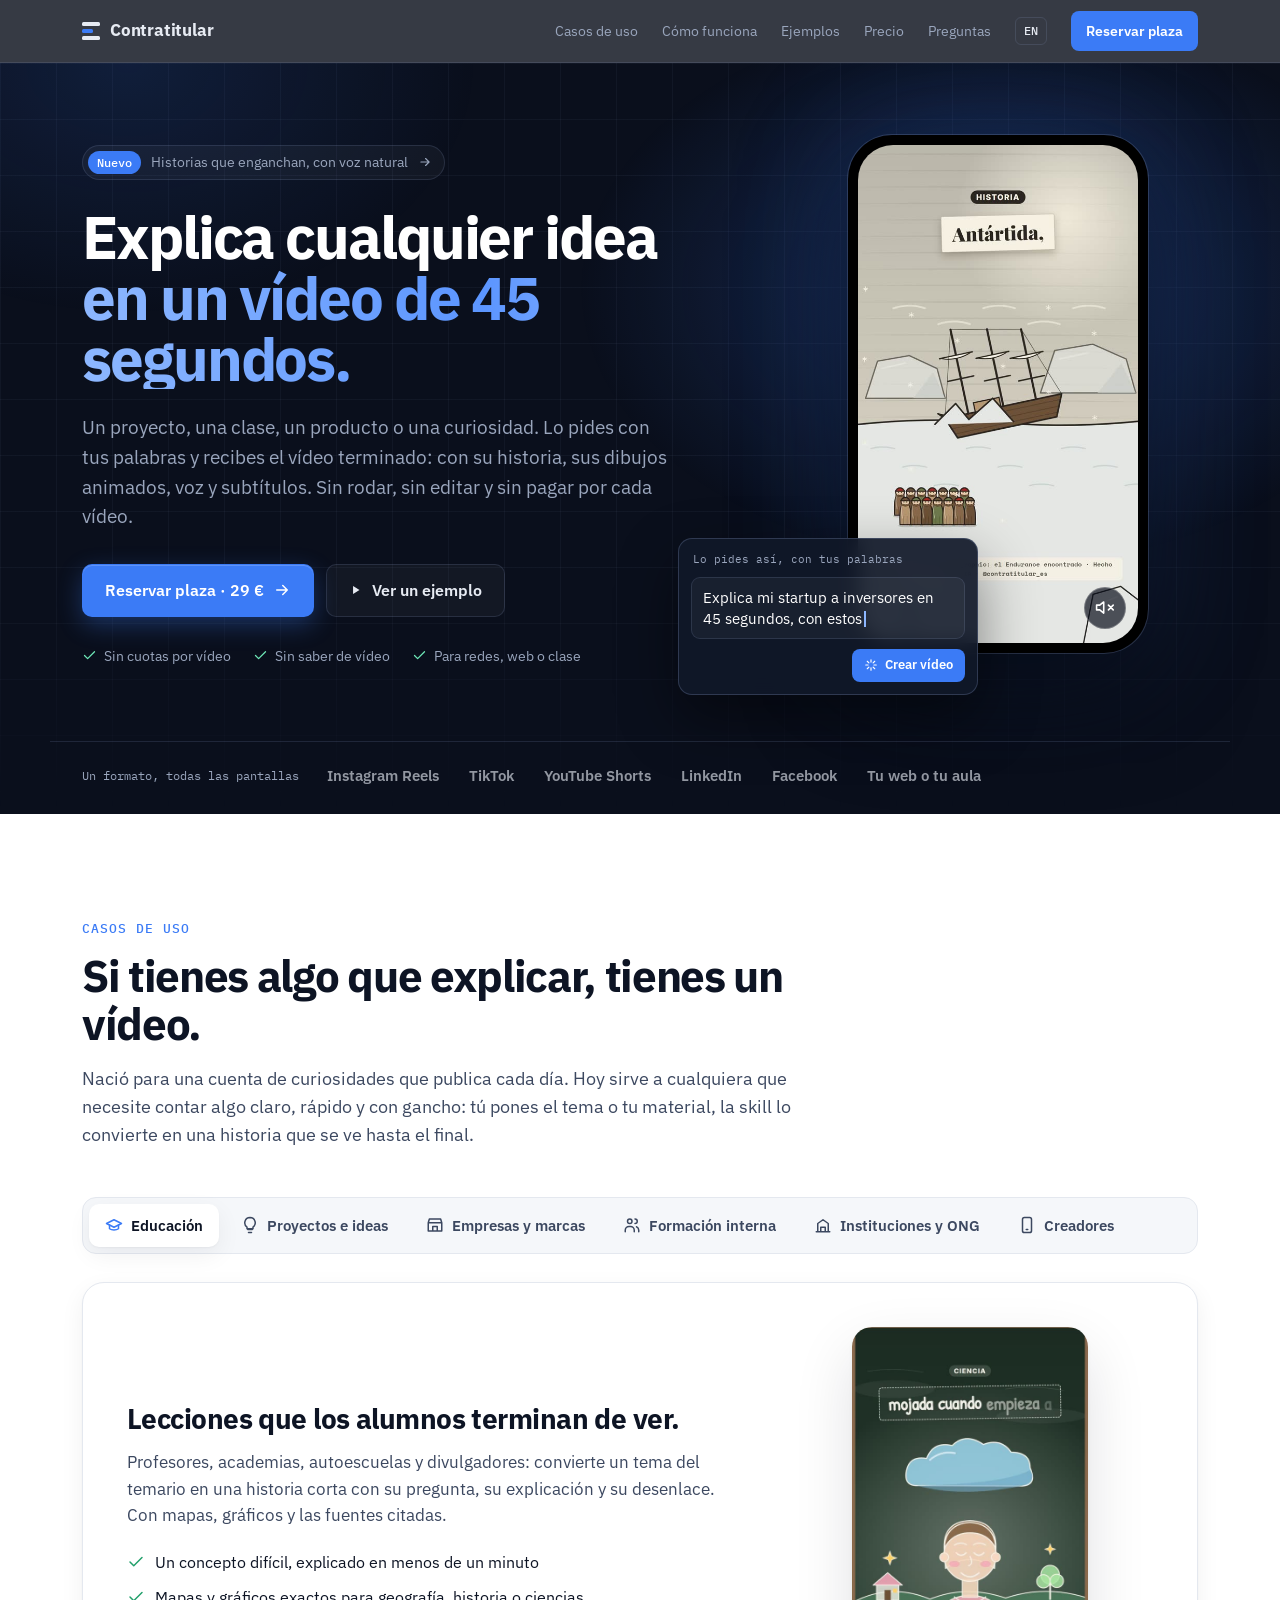
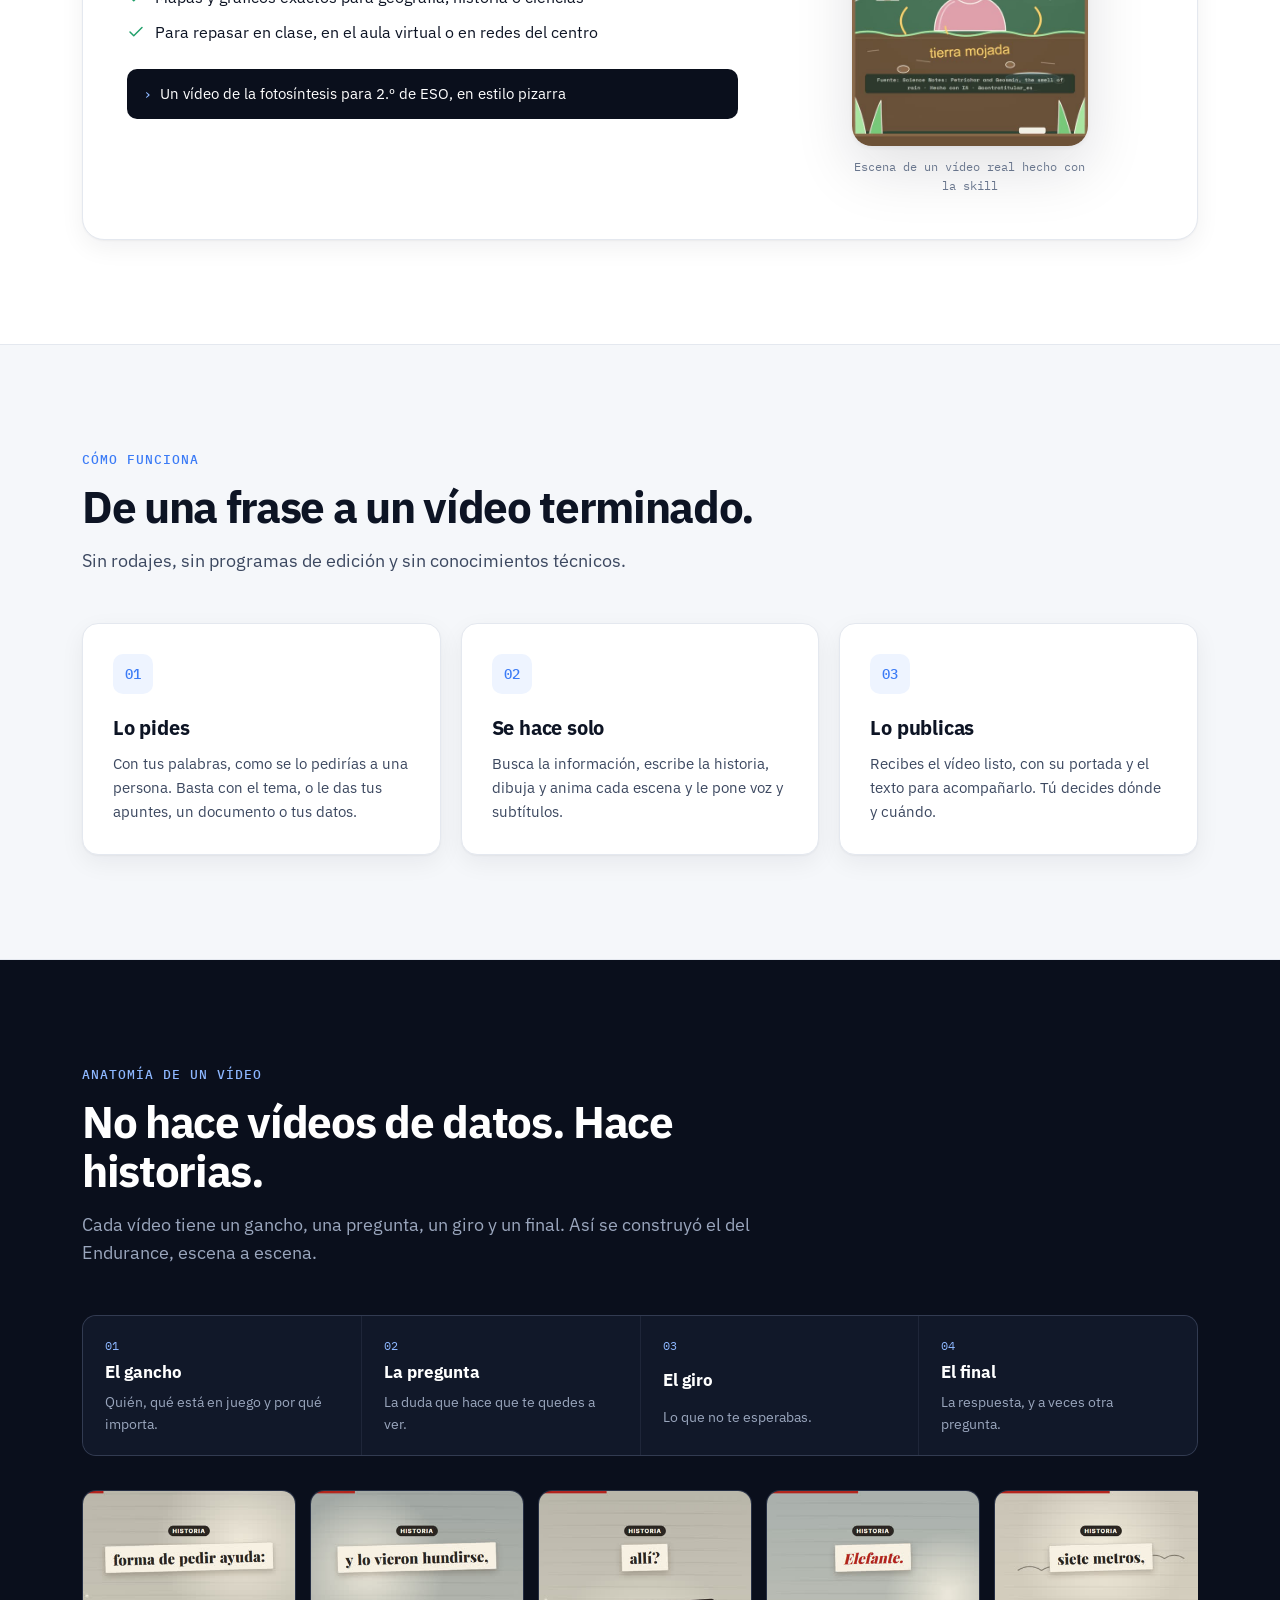
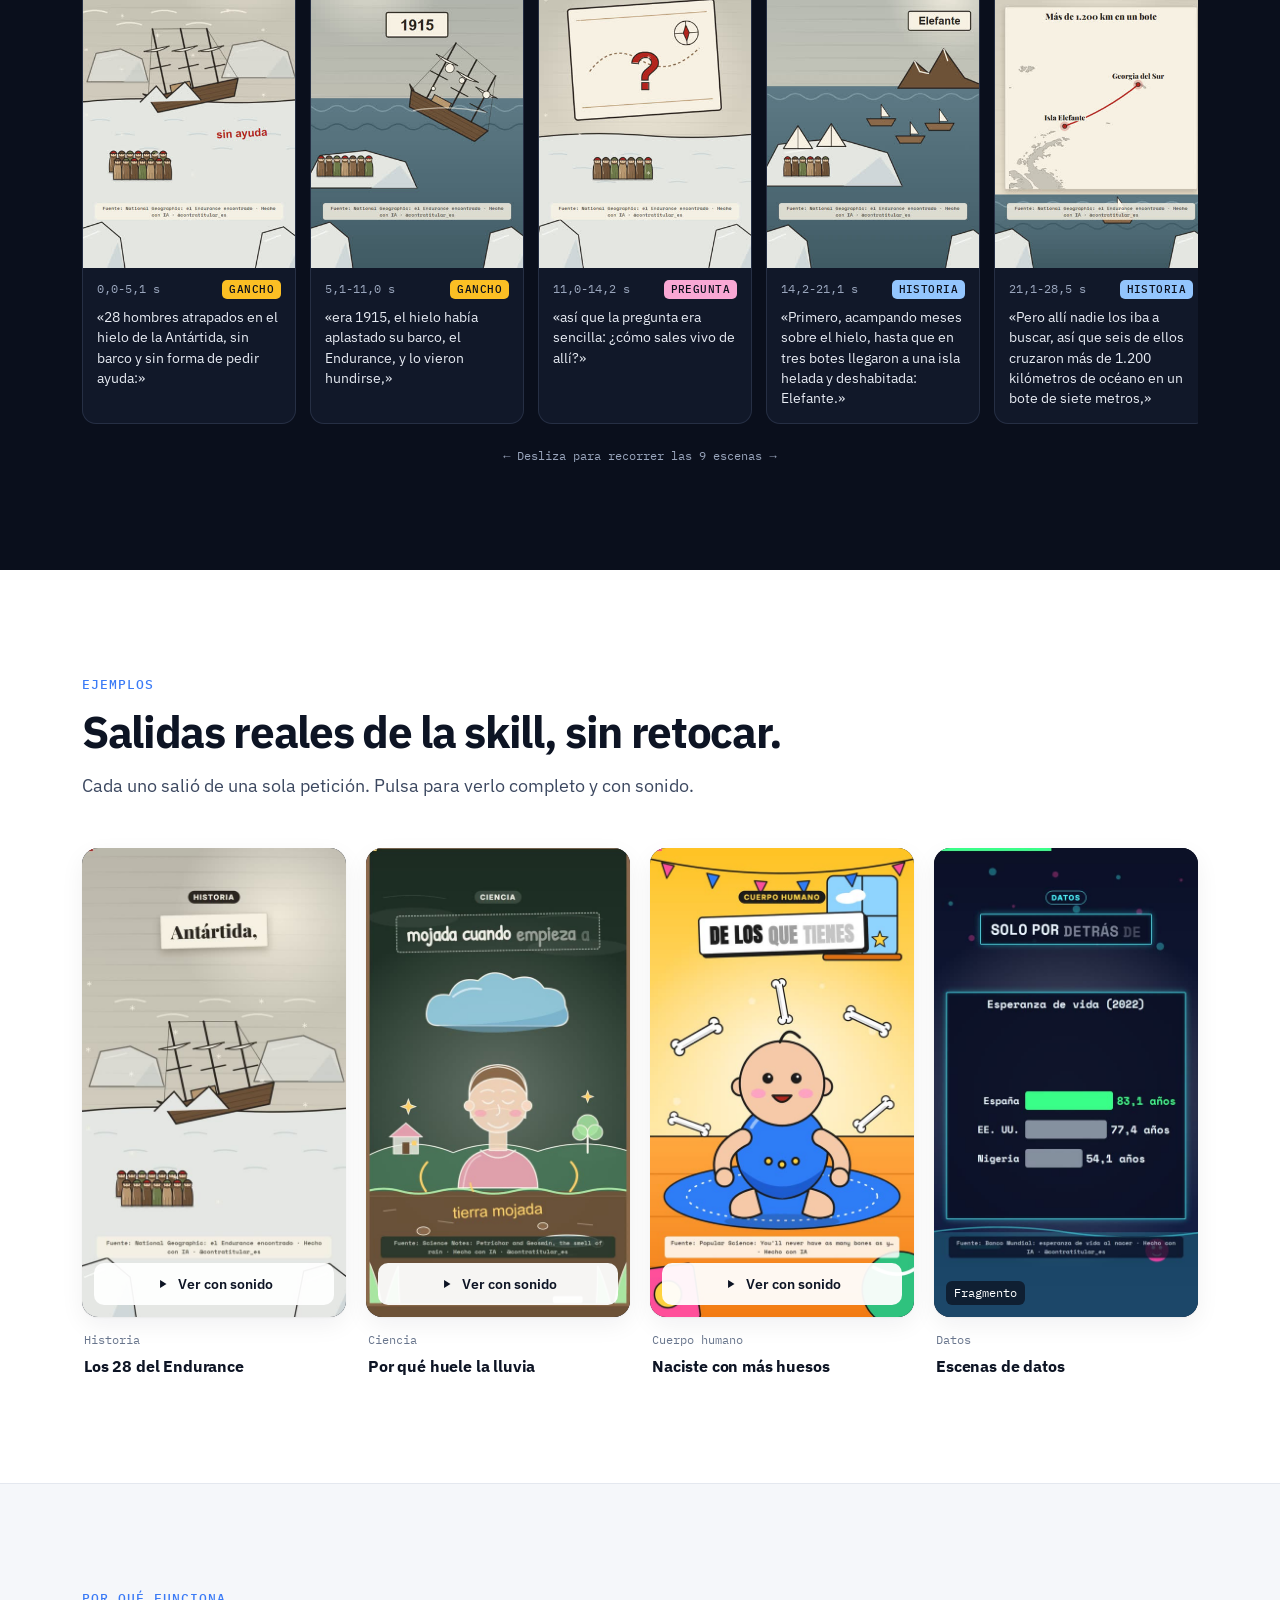
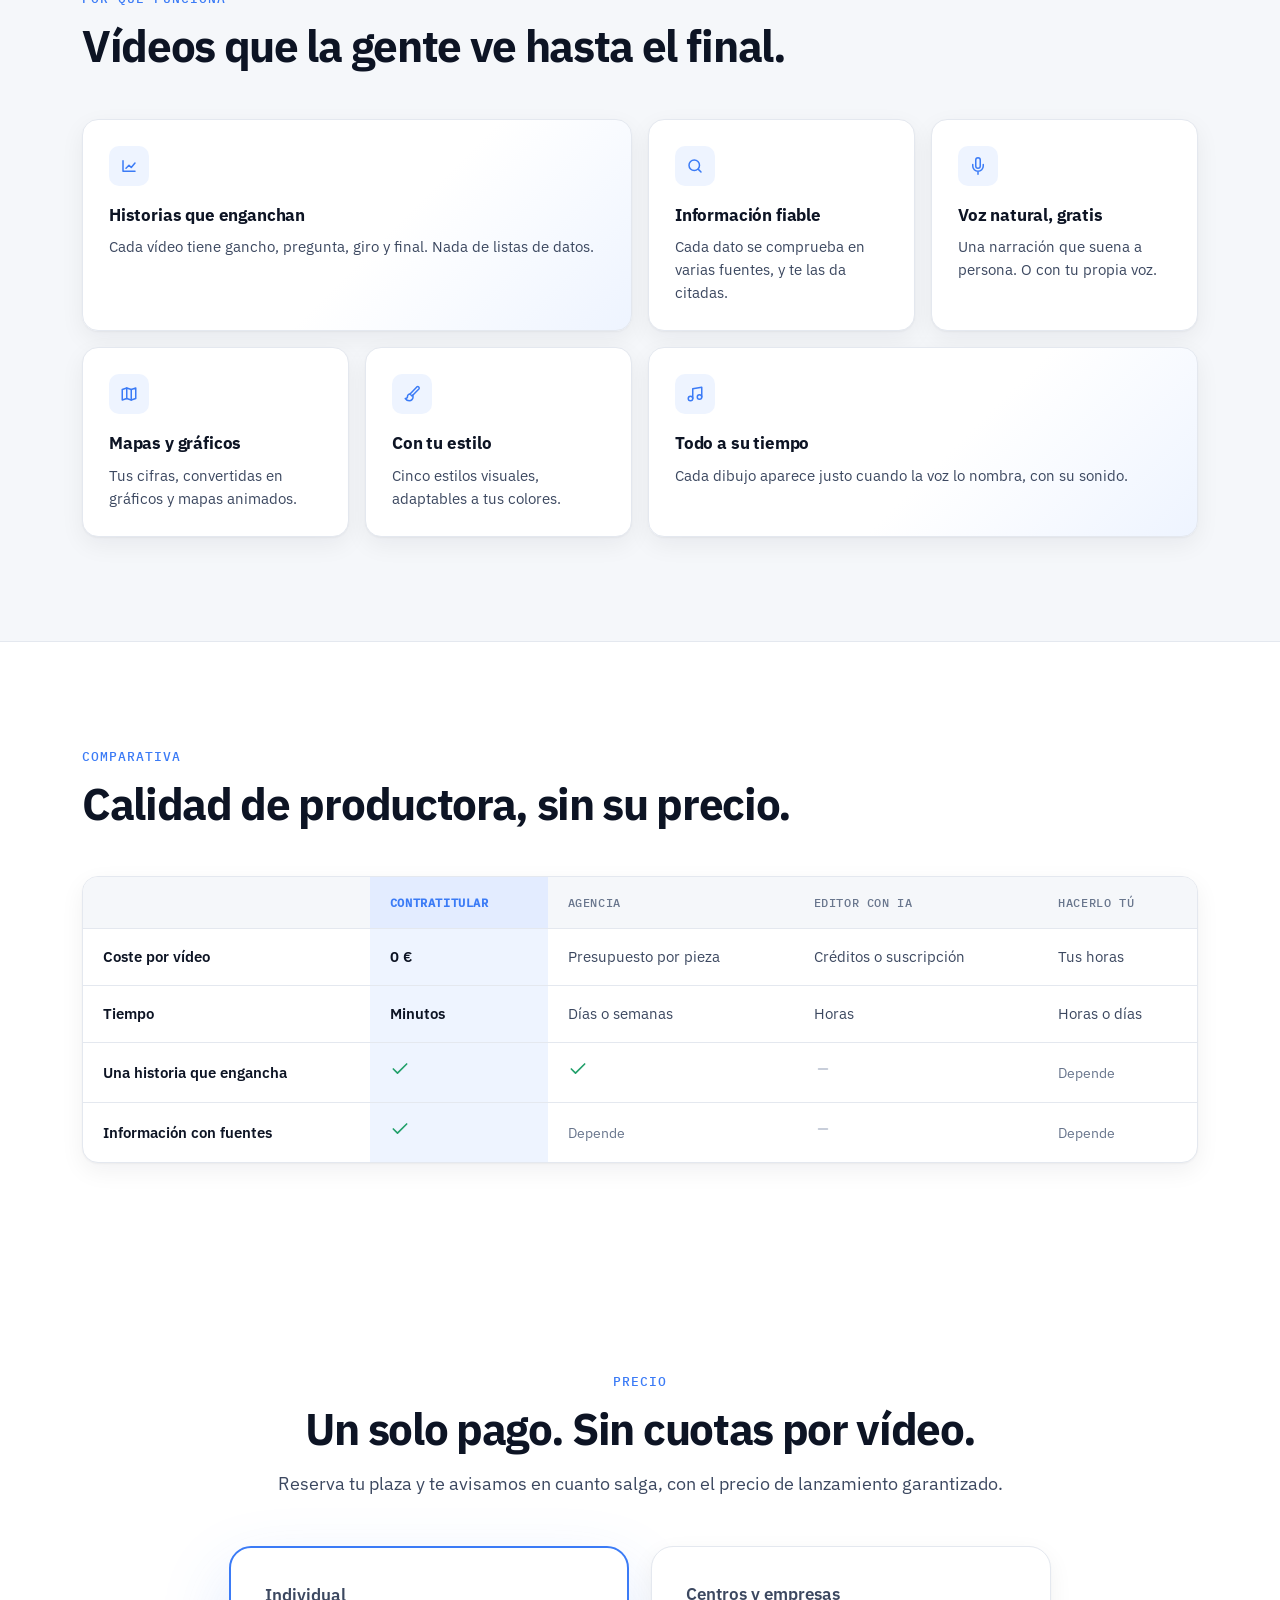
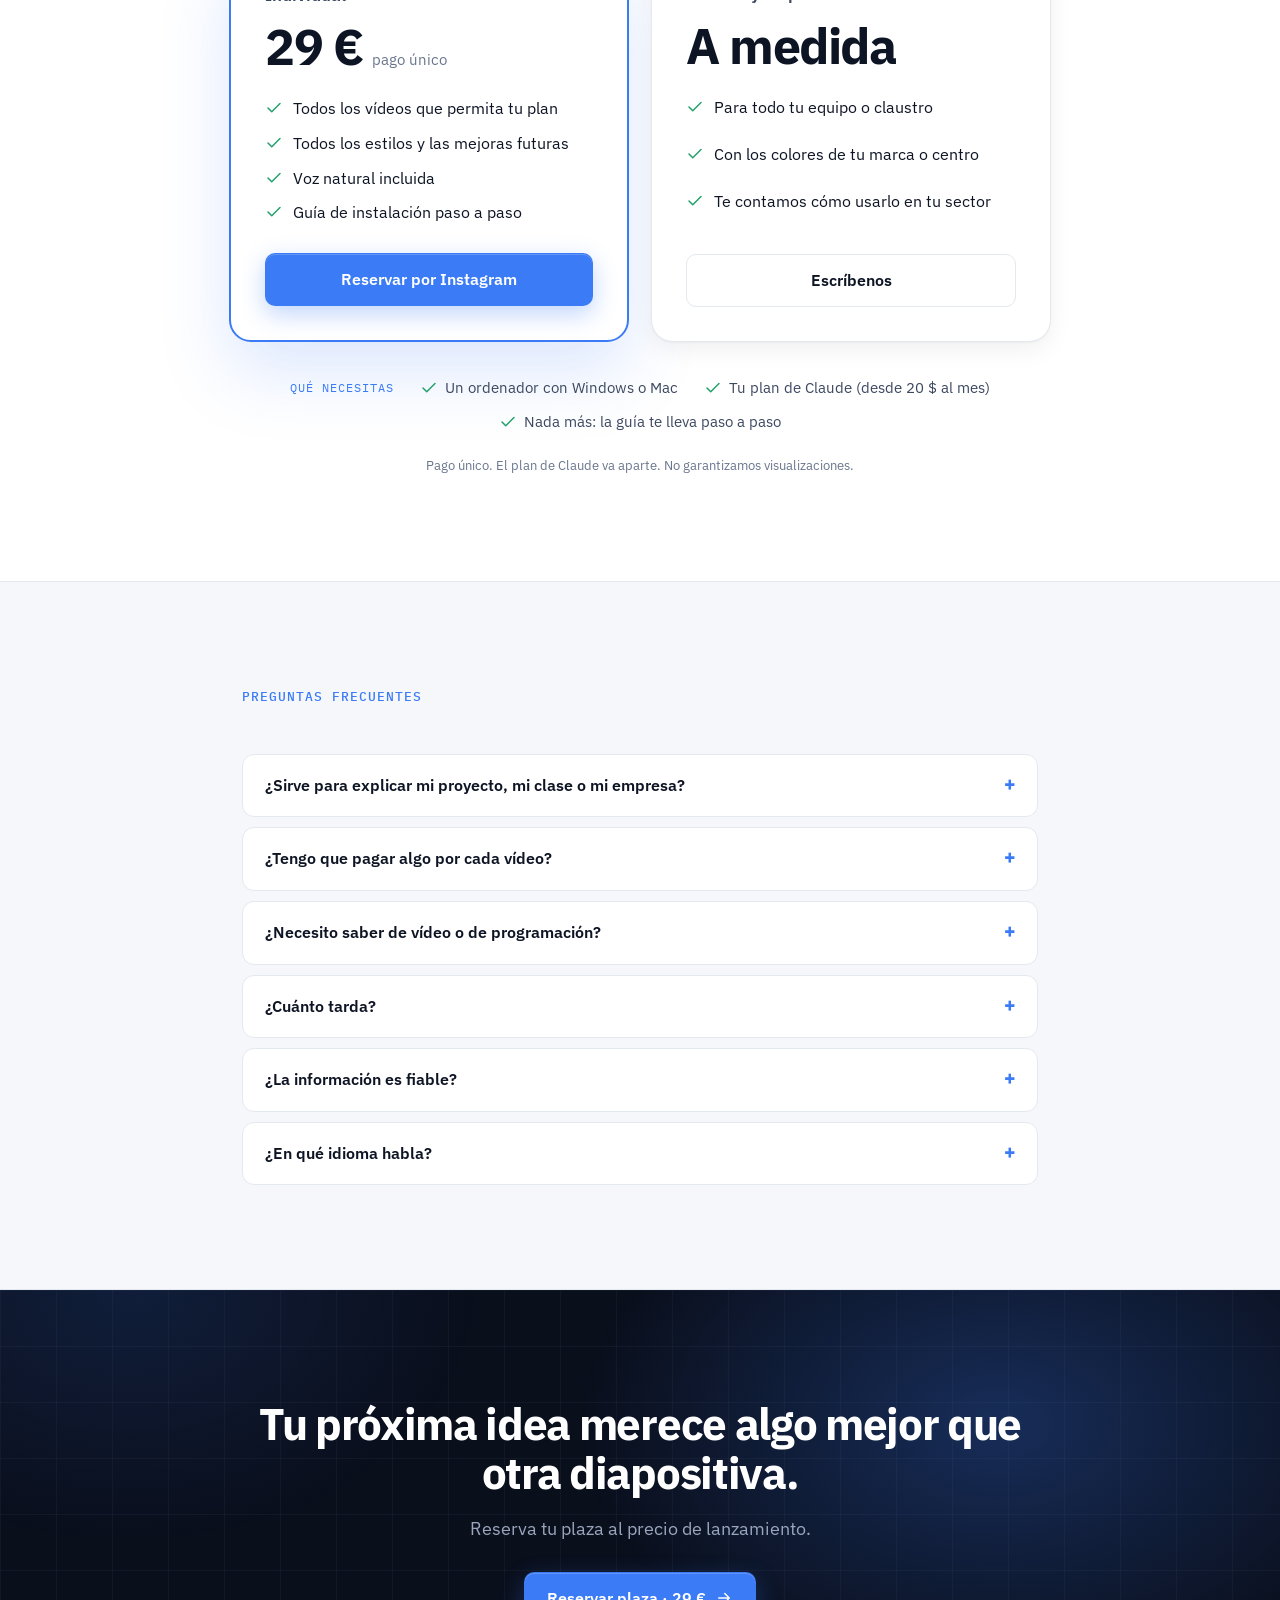
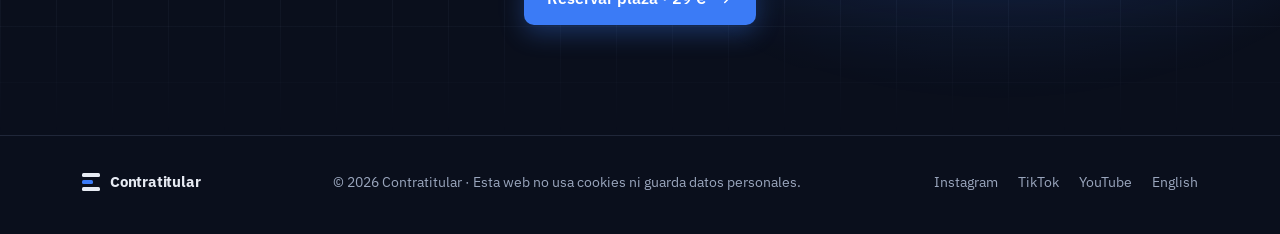
<file: index.html>
<!doctype html>
<html lang="es">
<head>
<meta charset="utf-8">
<meta name="viewport" content="width=device-width, initial-scale=1">
<title>Contratitular · Explica cualquier idea en un vídeo vertical, con Claude</title>
<meta name="description" content="Para proyectos, clases, empresas, instituciones y creadores. Contratitular investiga, construye la historia, ilustra cada escena, pone la voz y entrega el vídeo vertical terminado. Dentro de Claude, en tu ordenador, sin pagar por vídeo.">
<meta name="theme-color" content="#0A0F1C">
<meta property="og:type" content="website">
<meta property="og:title" content="Contratitular · Explica cualquier idea en un vídeo vertical, con Claude">
<meta property="og:description" content="Para proyectos, clases, empresas, instituciones y creadores. Contratitular investiga, construye la historia, ilustra cada escena, pone la voz y entrega el vídeo vertical terminado. Dentro de Claude, en tu ordenador, sin pagar por vídeo.">
<meta property="og:image" content="https://contratitular.es/media/clips/endurance.jpg">
<link rel="alternate" hreflang="es" href="https://contratitular.es/">
<link rel="alternate" hreflang="en" href="https://contratitular.es/en/">
<link rel="preload" href="/fuentes/ibm-plex-sans-700-latin.woff2" as="font" type="font/woff2" crossorigin>
<link rel="stylesheet" href="/fuentes/fuentes.css">
<link rel="stylesheet" href="/estilos.css">
<link rel="icon" href="data:image/svg+xml,%3Csvg xmlns='http://www.w3.org/2000/svg' viewBox='0 0 32 32'%3E%3Crect width='32' height='32' rx='7' fill='%230A0F1C'/%3E%3Crect x='7' y='8' width='18' height='4' rx='1.5' fill='%23E6E9EF'/%3E%3Crect x='7' y='14' width='11' height='4' rx='1.5' fill='%234F8DF7'/%3E%3Crect x='7' y='20' width='18' height='4' rx='1.5' fill='%23E6E9EF'/%3E%3C/svg%3E">
</head>
<body>
<a class="saltar" href="#contenido">Saltar al contenido</a>
<header class="barra">
  <div class="caja barra-in">
    <a class="marca" href="/"><span class="logo" aria-hidden="true"><i></i><i></i><i></i></span>Contratitular</a>
    <nav aria-label="Secciones">
      <a class="nav-enlace" href="#usos">Casos de uso</a><a class="nav-enlace" href="#como">Cómo funciona</a><a class="nav-enlace" href="#ejemplos">Ejemplos</a><a class="nav-enlace" href="#precio">Precio</a><a class="nav-enlace" href="#faq">Preguntas</a>
      <a class="idioma" href="/en/" hreflang="en" lang="en" title="English" data-goatcounter-click="idioma-en">EN</a>
      <a class="btn btn-primario btn-mini" href="#precio">Reservar plaza</a>
    </nav>
  </div>
</header>

<main id="contenido">
<section class="portada">
  <div class="portada-fondo" aria-hidden="true"></div>
  <div class="caja portada-in">
    <div class="portada-texto">
      <a class="pastilla" href="#funciones"><b>Nuevo</b><span>Historias que enganchan, con voz natural</span><svg class="ic" viewBox="0 0 24 24" aria-hidden="true"><path d="M5 12h14M13 6l6 6-6 6"/></svg></a>
      <h1>Explica cualquier idea <span class="resalte">en un vídeo de 45 segundos.</span></h1>
      <p class="entrada">Un proyecto, una clase, un producto o una curiosidad. Lo pides con tus palabras y recibes el vídeo terminado: con su historia, sus dibujos animados, voz y subtítulos. Sin rodar, sin editar y sin pagar por cada vídeo.</p>
      <div class="acciones"><a class="btn btn-primario" href="#precio">Reservar plaza · 29 € <svg class="ic" viewBox="0 0 24 24" aria-hidden="true"><path d="M5 12h14M13 6l6 6-6 6"/></svg></a><a class="btn btn-fantasma" href="#ejemplos"><svg class="ic" viewBox="0 0 24 24" aria-hidden="true"><path d="M7 5v14l11-7z" fill="currentColor" stroke="none"/></svg> Ver un ejemplo</a></div>
      <ul class="confianza"><li><svg class="ic" viewBox="0 0 24 24" aria-hidden="true"><path d="M20 6 9 17l-5-5"/></svg>Sin cuotas por vídeo</li><li><svg class="ic" viewBox="0 0 24 24" aria-hidden="true"><path d="M20 6 9 17l-5-5"/></svg>Sin saber de vídeo</li><li><svg class="ic" viewBox="0 0 24 24" aria-hidden="true"><path d="M20 6 9 17l-5-5"/></svg>Para redes, web o clase</li></ul>
    </div>
    <div class="portada-visual">
      <figure class="movil">
        <video id="portada-video" src="/media/clips/endurance.mp4" poster="/media/clips/endurance.jpg" autoplay muted loop playsinline preload="metadata"></video>
        <button class="sonido" id="portada-sonido" type="button" aria-label="Activar sonido" data-on="Silenciar" data-off="Activar sonido"><svg viewBox="0 0 24 24" aria-hidden="true"><path d="M11 5 6 9H2v6h4l5 4V5z"/><path class="ondas" d="M23 9l-6 6M17 9l6 6"/></svg></button>
      </figure>
      <div class="peticion" aria-hidden="true">
        <span class="peticion-etiqueta">Lo pides así, con tus palabras</span>
        <div class="peticion-caja"><span class="peticion-texto" id="peticion" data-frases="[&quot;Explica mi startup a inversores en 45 segundos, con estos datos&quot;,&quot;Un vídeo sobre la fotosíntesis para 2.º de ESO&quot;,&quot;Cuenta por qué nuestro aceite es de primera presión en frío&quot;,&quot;Resume este protocolo de seguridad en un minuto&quot;,&quot;Explica a los vecinos la nueva recogida de residuos&quot;,&quot;Hazme tres vídeos de historia para esta semana&quot;]">Explica mi startup a inversores en 45 segundos, con estos datos</span><span class="cursor"></span></div>
        <span class="peticion-btn"><svg class="ic" viewBox="0 0 24 24" aria-hidden="true"><path d="M12 3v4M12 17v4M3 12h4M17 12h4M5.6 5.6l2.8 2.8M15.6 15.6l2.8 2.8M5.6 18.4l2.8-2.8M15.6 8.4l2.8-2.8"/></svg>Crear vídeo</span>
      </div>
    </div>
  </div>
  <div class="caja redes"><span class="redes-txt">Un formato, todas las pantallas</span><ul><li>Instagram Reels</li><li>TikTok</li><li>YouTube Shorts</li><li>LinkedIn</li><li>Facebook</li><li>Tu web o tu aula</li></ul></div>
</section>

<section id="usos" class="seccion">
  <div class="caja">
    <header class="cabecera"><p class="ceja">Casos de uso</p><h2>Si tienes algo que explicar, tienes un vídeo.</h2><p class="sub">Nació para una cuenta de curiosidades que publica cada día. Hoy sirve a cualquiera que necesite contar algo claro, rápido y con gancho: tú pones el tema o tu material, la skill lo convierte en una historia que se ve hasta el final.</p></header>
    <div class="pestanas" role="tablist" aria-label="Casos de uso">
      <button class="pestana" role="tab" id="tab-0" aria-controls="panel-0" aria-selected="true" tabindex="0"><svg class="ic" viewBox="0 0 24 24" aria-hidden="true"><path d="M22 10 12 5 2 10l10 5 10-5z"/><path d="M6 12v5c3 2 9 2 12 0v-5"/></svg><span>Educación</span></button><button class="pestana" role="tab" id="tab-1" aria-controls="panel-1" aria-selected="false" tabindex="-1"><svg class="ic" viewBox="0 0 24 24" aria-hidden="true"><path d="M9 18h6M10 22h4M12 2a7 7 0 0 0-4 12.7V17h8v-2.3A7 7 0 0 0 12 2z"/></svg><span>Proyectos e ideas</span></button><button class="pestana" role="tab" id="tab-2" aria-controls="panel-2" aria-selected="false" tabindex="-1"><svg class="ic" viewBox="0 0 24 24" aria-hidden="true"><path d="M3 9l1.5-5h15L21 9M3 9h18v11H3zM9 20v-6h6v6"/></svg><span>Empresas y marcas</span></button><button class="pestana" role="tab" id="tab-3" aria-controls="panel-3" aria-selected="false" tabindex="-1"><svg class="ic" viewBox="0 0 24 24" aria-hidden="true"><circle cx="9" cy="7" r="3"/><path d="M3 21v-2a5 5 0 0 1 5-5h2a5 5 0 0 1 5 5v2M16 4a3 3 0 0 1 0 6M21 21v-2a5 5 0 0 0-3-4.6"/></svg><span>Formación interna</span></button><button class="pestana" role="tab" id="tab-4" aria-controls="panel-4" aria-selected="false" tabindex="-1"><svg class="ic" viewBox="0 0 24 24" aria-hidden="true"><path d="M3 21h18M5 21V10l7-5 7 5v11M9 21v-6h6v6"/></svg><span>Instituciones y ONG</span></button><button class="pestana" role="tab" id="tab-5" aria-controls="panel-5" aria-selected="false" tabindex="-1"><svg class="ic" viewBox="0 0 24 24" aria-hidden="true"><rect x="6" y="2" width="12" height="20" rx="2.5"/><path d="M11 18h2"/></svg><span>Creadores</span></button>
    </div>
    <div class="panel" role="tabpanel" id="panel-0" aria-labelledby="tab-0">
      <div class="panel-texto">
        <h3>Lecciones que los alumnos terminan de ver.</h3><p>Profesores, academias, autoescuelas y divulgadores: convierte un tema del temario en una historia corta con su pregunta, su explicación y su desenlace. Con mapas, gráficos y las fuentes citadas.</p>
        <ul class="lista-ok"><li><svg class="ic" viewBox="0 0 24 24" aria-hidden="true"><path d="M20 6 9 17l-5-5"/></svg>Un concepto difícil, explicado en menos de un minuto</li><li><svg class="ic" viewBox="0 0 24 24" aria-hidden="true"><path d="M20 6 9 17l-5-5"/></svg>Mapas y gráficos exactos para geografía, historia o ciencias</li><li><svg class="ic" viewBox="0 0 24 24" aria-hidden="true"><path d="M20 6 9 17l-5-5"/></svg>Para repasar en clase, en el aula virtual o en redes del centro</li></ul>
        <div class="ejemplo-peticion"><span class="mono">›</span> Un vídeo de la fotosíntesis para 2.º de ESO, en estilo pizarra</div>
      </div>
      <figure class="panel-visual"><img src="/media/clips/petricor.jpg" alt="" loading="lazy" width="540" height="960"><figcaption>Escena de un vídeo real hecho con la skill</figcaption></figure>
    </div>
    <div class="panel" role="tabpanel" id="panel-1" aria-labelledby="tab-1" hidden>
      <div class="panel-texto">
        <h3>Tu idea, entendida a la primera.</h3><p>Emprendedores, startups, investigadores, TFG y candidaturas a ayudas o concursos: el problema, tu solución y por qué importa ahora, contado como una historia y no como una lista de diapositivas.</p>
        <ul class="lista-ok"><li><svg class="ic" viewBox="0 0 24 24" aria-hidden="true"><path d="M20 6 9 17l-5-5"/></svg>Pitch de 45 segundos para inversores, jurados o clientes</li><li><svg class="ic" viewBox="0 0 24 24" aria-hidden="true"><path d="M20 6 9 17l-5-5"/></svg>Tus cifras convertidas en gráficos animados</li><li><svg class="ic" viewBox="0 0 24 24" aria-hidden="true"><path d="M20 6 9 17l-5-5"/></svg>Una pieza que se comparte por WhatsApp, LinkedIn o correo</li></ul>
        <div class="ejemplo-peticion"><span class="mono">›</span> Explica mi app de reciclaje para inversores, con estos datos</div>
      </div>
      <figure class="panel-visual"><img src="/media/clips/datos.jpg" alt="" loading="lazy" width="540" height="960"><figcaption>Escena de un vídeo real hecho con la skill</figcaption></figure>
    </div>
    <div class="panel" role="tabpanel" id="panel-2" aria-labelledby="tab-2" hidden>
      <div class="panel-texto">
        <h3>Lo que te hace distinto, en un vídeo.</h3><p>Cuenta cómo funciona tu servicio, la historia de tu producto o el dato que te diferencia, con tus colores y tu estilo. Sin agencia, sin rodaje y sin pagar por pieza.</p>
        <ul class="lista-ok"><li><svg class="ic" viewBox="0 0 24 24" aria-hidden="true"><path d="M20 6 9 17l-5-5"/></svg>Contenido constante para redes sin depender de nadie</li><li><svg class="ic" viewBox="0 0 24 24" aria-hidden="true"><path d="M20 6 9 17l-5-5"/></svg>Estilo y colores adaptables a tu marca</li><li><svg class="ic" viewBox="0 0 24 24" aria-hidden="true"><path d="M20 6 9 17l-5-5"/></svg>Texto del post incluido, listo para publicar</li></ul>
        <div class="ejemplo-peticion"><span class="mono">›</span> Cuenta por qué nuestro aceite es de primera presión en frío</div>
      </div>
      <figure class="panel-visual"><img src="/media/clips/huesos.jpg" alt="" loading="lazy" width="540" height="960"><figcaption>Escena de un vídeo real hecho con la skill</figcaption></figure>
    </div>
    <div class="panel" role="tabpanel" id="panel-3" aria-labelledby="tab-3" hidden>
      <div class="panel-texto">
        <h3>Procedimientos que se entienden y se recuerdan.</h3><p>Bienvenida a nuevas incorporaciones, seguridad, calidad o resultados del trimestre: píldoras de vídeo cortas que la plantilla ve de verdad, en lugar de un PDF que nadie abre.</p>
        <ul class="lista-ok"><li><svg class="ic" viewBox="0 0 24 24" aria-hidden="true"><path d="M20 6 9 17l-5-5"/></svg>Un procedimiento largo, resumido en un minuto</li><li><svg class="ic" viewBox="0 0 24 24" aria-hidden="true"><path d="M20 6 9 17l-5-5"/></svg>Pasos y cifras en pantalla, sincronizados con la voz</li><li><svg class="ic" viewBox="0 0 24 24" aria-hidden="true"><path d="M20 6 9 17l-5-5"/></svg>Fácil de rehacer cuando cambie el procedimiento</li></ul>
        <div class="ejemplo-peticion"><span class="mono">›</span> Resume este protocolo de seguridad en un vídeo de un minuto</div>
      </div>
      <figure class="panel-visual"><img src="/media/endurance-5.jpg" alt="" loading="lazy" width="540" height="960"><figcaption>Escena de un vídeo real hecho con la skill</figcaption></figure>
    </div>
    <div class="panel" role="tabpanel" id="panel-4" aria-labelledby="tab-4" hidden>
      <div class="panel-texto">
        <h3>Comunicación pública clara, con datos oficiales.</h3><p>Ayuntamientos, asociaciones y fundaciones: explica un servicio, una norma, una ayuda o una campaña a la ciudadanía, sin tecnicismos y con las fuentes a la vista.</p>
        <ul class="lista-ok"><li><svg class="ic" viewBox="0 0 24 24" aria-hidden="true"><path d="M20 6 9 17l-5-5"/></svg>Información pública explicada para todos los públicos</li><li><svg class="ic" viewBox="0 0 24 24" aria-hidden="true"><path d="M20 6 9 17l-5-5"/></svg>Datos oficiales en mapas y gráficos</li><li><svg class="ic" viewBox="0 0 24 24" aria-hidden="true"><path d="M20 6 9 17l-5-5"/></svg>Las fuentes van citadas en el vídeo y en el texto</li></ul>
        <div class="ejemplo-peticion"><span class="mono">›</span> Explica a los vecinos la nueva recogida de residuos</div>
      </div>
      <figure class="panel-visual"><img src="/media/endurance-7.jpg" alt="" loading="lazy" width="540" height="960"><figcaption>Escena de un vídeo real hecho con la skill</figcaption></figure>
    </div>
    <div class="panel" role="tabpanel" id="panel-5" aria-labelledby="tab-5" hidden>
      <div class="panel-texto">
        <h3>Publica cada día sin quemarte.</h3><p>Curiosidades, historia, ciencia o efemérides para Instagram, TikTok, YouTube y Facebook. La skill propone temas, los contrasta y te deja el vídeo y el texto listos.</p>
        <ul class="lista-ok"><li><svg class="ic" viewBox="0 0 24 24" aria-hidden="true"><path d="M20 6 9 17l-5-5"/></svg>Ideas de temas si no se te ocurre ninguno</li><li><svg class="ic" viewBox="0 0 24 24" aria-hidden="true"><path d="M20 6 9 17l-5-5"/></svg>Cinco estilos visuales para variar</li><li><svg class="ic" viewBox="0 0 24 24" aria-hidden="true"><path d="M20 6 9 17l-5-5"/></svg>Aprende de lo que funciona en tu cuenta</li></ul>
        <div class="ejemplo-peticion"><span class="mono">›</span> Hazme tres vídeos de historia para esta semana</div>
      </div>
      <figure class="panel-visual"><img src="/media/clips/endurance.jpg" alt="" loading="lazy" width="540" height="960"><figcaption>Escena de un vídeo real hecho con la skill</figcaption></figure>
    </div>
  </div>
</section>

<section id="como" class="seccion gris">
  <div class="caja">
    <header class="cabecera"><p class="ceja">Cómo funciona</p><h2>De una frase a un vídeo terminado.</h2><p class="sub">Sin rodajes, sin programas de edición y sin conocimientos técnicos.</p></header>
    <ol class="pasos"><li class="paso aparece"><span class="paso-n">01</span><h3>Lo pides</h3><p>Con tus palabras, como se lo pedirías a una persona. Basta con el tema, o le das tus apuntes, un documento o tus datos.</p></li><li class="paso aparece"><span class="paso-n">02</span><h3>Se hace solo</h3><p>Busca la información, escribe la historia, dibuja y anima cada escena y le pone voz y subtítulos.</p></li><li class="paso aparece"><span class="paso-n">03</span><h3>Lo publicas</h3><p>Recibes el vídeo listo, con su portada y el texto para acompañarlo. Tú decides dónde y cuándo.</p></li></ol>
  </div>
</section>

<section id="historia" class="seccion oscura">
  <div class="caja">
    <header class="cabecera"><p class="ceja">Anatomía de un vídeo</p><h2>No hace vídeos de datos. Hace historias.</h2><p class="sub">Cada vídeo tiene un gancho, una pregunta, un giro y un final. Así se construyó el del Endurance, escena a escena.</p></header>
    <ol class="fases"><li><span class="mono">01</span><strong>El gancho</strong><span>Quién, qué está en juego y por qué importa.</span></li><li><span class="mono">02</span><strong>La pregunta</strong><span>La duda que hace que te quedes a ver.</span></li><li><span class="mono">03</span><strong>El giro</strong><span>Lo que no te esperabas.</span></li><li><span class="mono">04</span><strong>El final</strong><span>La respuesta, y a veces otra pregunta.</span></li></ol>
    <div class="cinta" tabindex="0" aria-label="Storyboard">
      <figure class="escena"><img src="/media/endurance-1.jpg" alt="" loading="lazy" width="360" height="640"><figcaption><span class="tc"><span>0,0-5,1 s</span><b class="f-apuestas">gancho</b></span><q>28 hombres atrapados en el hielo de la Antártida, sin barco y sin forma de pedir ayuda:</q></figcaption></figure><figure class="escena"><img src="/media/endurance-2.jpg" alt="" loading="lazy" width="360" height="640"><figcaption><span class="tc"><span>5,1-11,0 s</span><b class="f-apuestas">gancho</b></span><q>era 1915, el hielo había aplastado su barco, el Endurance, y lo vieron hundirse,</q></figcaption></figure><figure class="escena"><img src="/media/endurance-3.jpg" alt="" loading="lazy" width="360" height="640"><figcaption><span class="tc"><span>11,0-14,2 s</span><b class="f-pregunta">pregunta</b></span><q>así que la pregunta era sencilla: ¿cómo sales vivo de allí?</q></figcaption></figure><figure class="escena"><img src="/media/endurance-4.jpg" alt="" loading="lazy" width="360" height="640"><figcaption><span class="tc"><span>14,2-21,1 s</span><b class="f-desarrollo">historia</b></span><q>Primero, acampando meses sobre el hielo, hasta que en tres botes llegaron a una isla helada y deshabitada: Elefante.</q></figcaption></figure><figure class="escena"><img src="/media/endurance-5.jpg" alt="" loading="lazy" width="360" height="640"><figcaption><span class="tc"><span>21,1-28,5 s</span><b class="f-desarrollo">historia</b></span><q>Pero allí nadie los iba a buscar, así que seis de ellos cruzaron más de 1.200 kilómetros de océano en un bote de siete metros,</q></figcaption></figure><figure class="escena"><img src="/media/endurance-6.jpg" alt="" loading="lazy" width="360" height="640"><figcaption><span class="tc"><span>28,5-34,3 s</span><b class="f-desarrollo">historia</b></span><q>y llegaron a Georgia del Sur… por el lado equivocado, y aún tuvieron que cruzar a pie sus montañas heladas.</q></figcaption></figure><figure class="escena"><img src="/media/endurance-7.jpg" alt="" loading="lazy" width="360" height="640"><figcaption><span class="tc"><span>34,3-40,8 s</span><b class="f-giro">giro</b></span><q>Y cuando por fin volvieron a por los que esperaban en la isla, no faltaba nadie: los 28 sobrevivieron.</q></figcaption></figure><figure class="escena"><img src="/media/endurance-8.jpg" alt="" loading="lazy" width="360" height="640"><figcaption><span class="tc"><span>40,8-45,4 s</span><b class="f-reenganche">otra pregunta</b></span><q>Pero el barco se quedó en el fondo del mar, y durante más de un siglo nadie supo dónde estaba,</q></figcaption></figure><figure class="escena"><img src="/media/endurance-9.jpg" alt="" loading="lazy" width="360" height="640"><figcaption><span class="tc"><span>45,4-53,8 s</span><b class="f-resolucion">final</b></span><q>hasta que en 2022 lo encontraron a 3.008 metros de profundidad, tan entero que todavía se lee su nombre.</q></figcaption></figure>
    </div>
    <p class="cinta-pie mono">← Desliza para recorrer las 9 escenas →</p>
  </div>
</section>

<section id="ejemplos" class="seccion">
  <div class="caja">
    <header class="cabecera"><p class="ceja">Ejemplos</p><h2>Salidas reales de la skill, sin retocar.</h2><p class="sub">Cada uno salió de una sola petición. Pulsa para verlo completo y con sonido.</p></header>
    <div class="clips"><figure class="clip aparece" data-completo="/media/clips/endurance.mp4">
      <div class="clip-video"><video src="/media/clips/endurance-bucle.mp4" poster="/media/clips/endurance.jpg" muted loop playsinline preload="none"></video><button class="clip-play" type="button"><svg class="ic" viewBox="0 0 24 24" aria-hidden="true"><path d="M7 5v14l11-7z" fill="currentColor" stroke="none"/></svg><span>Ver con sonido</span></button></div>
      <figcaption><span class="mono">Historia</span><strong>Los 28 del Endurance</strong></figcaption></figure><figure class="clip aparece" data-completo="/media/clips/petricor.mp4">
      <div class="clip-video"><video src="/media/clips/petricor-bucle.mp4" poster="/media/clips/petricor.jpg" muted loop playsinline preload="none"></video><button class="clip-play" type="button"><svg class="ic" viewBox="0 0 24 24" aria-hidden="true"><path d="M7 5v14l11-7z" fill="currentColor" stroke="none"/></svg><span>Ver con sonido</span></button></div>
      <figcaption><span class="mono">Ciencia</span><strong>Por qué huele la lluvia</strong></figcaption></figure><figure class="clip aparece" data-completo="/media/clips/huesos.mp4">
      <div class="clip-video"><video src="/media/clips/huesos-bucle.mp4" poster="/media/clips/huesos.jpg" muted loop playsinline preload="none"></video><button class="clip-play" type="button"><svg class="ic" viewBox="0 0 24 24" aria-hidden="true"><path d="M7 5v14l11-7z" fill="currentColor" stroke="none"/></svg><span>Ver con sonido</span></button></div>
      <figcaption><span class="mono">Cuerpo humano</span><strong>Naciste con más huesos</strong></figcaption></figure><figure class="clip aparece">
      <div class="clip-video"><video src="/media/clips/datos-bucle.mp4" poster="/media/clips/datos.jpg" muted loop playsinline preload="none"></video><span class="clip-marca">Fragmento</span></div>
      <figcaption><span class="mono">Datos</span><strong>Escenas de datos</strong></figcaption></figure></div>
  </div>
</section>

<section id="funciones" class="seccion gris">
  <div class="caja">
    <header class="cabecera"><p class="ceja">Por qué funciona</p><h2>Vídeos que la gente ve hasta el final.</h2></header>
    <div class="bento"><article class="celda aparece ancho"><span class="celda-ico"><svg class="ic" viewBox="0 0 24 24" aria-hidden="true"><path d="M4 19V5M4 19h16M8 15l4-4 3 3 5-6"/></svg></span><h3>Historias que enganchan</h3><p>Cada vídeo tiene gancho, pregunta, giro y final. Nada de listas de datos.</p></article><article class="celda aparece"><span class="celda-ico"><svg class="ic" viewBox="0 0 24 24" aria-hidden="true"><circle cx="11" cy="11" r="7"/><path d="m20 20-3.5-3.5"/></svg></span><h3>Información fiable</h3><p>Cada dato se comprueba en varias fuentes, y te las da citadas.</p></article><article class="celda aparece"><span class="celda-ico"><svg class="ic" viewBox="0 0 24 24" aria-hidden="true"><path d="M12 1a3 3 0 0 0-3 3v8a3 3 0 0 0 6 0V4a3 3 0 0 0-3-3z"/><path d="M19 10v2a7 7 0 0 1-14 0v-2M12 19v4"/></svg></span><h3>Voz natural, gratis</h3><p>Una narración que suena a persona. O con tu propia voz.</p></article><article class="celda aparece"><span class="celda-ico"><svg class="ic" viewBox="0 0 24 24" aria-hidden="true"><path d="M9 4 3 6v14l6-2 6 2 6-2V4l-6 2z"/><path d="M9 4v14M15 6v14"/></svg></span><h3>Mapas y gráficos</h3><p>Tus cifras, convertidas en gráficos y mapas animados.</p></article><article class="celda aparece"><span class="celda-ico"><svg class="ic" viewBox="0 0 24 24" aria-hidden="true"><path d="M18.4 2.6a2 2 0 0 1 2.8 2.8L12 14.6 9.4 12z"/><path d="M9.4 12c-2 0-3.4 1.4-3.4 3.4 0 1.6-1 2.6-3 2.6 1.4 2 3.4 3 5.4 3a5 5 0 0 0 5-5c0-.8-.2-1.6-.6-2.4"/></svg></span><h3>Con tu estilo</h3><p>Cinco estilos visuales, adaptables a tus colores.</p></article><article class="celda aparece ancho"><span class="celda-ico"><svg class="ic" viewBox="0 0 24 24" aria-hidden="true"><path d="M9 18V5l12-2v13"/><circle cx="6" cy="18" r="3"/><circle cx="18" cy="16" r="3"/></svg></span><h3>Todo a su tiempo</h3><p>Cada dibujo aparece justo cuando la voz lo nombra, con su sonido.</p></article></div>
  </div>
</section>

<section class="seccion">
  <div class="caja">
    <header class="cabecera"><p class="ceja">Comparativa</p><h2>Calidad de productora, sin su precio.</h2></header>
    <div class="tabla-envoltura"><table class="tabla">
      <thead><tr><th></th><th class="nuestra">Contratitular</th><th>Agencia</th><th>Editor con IA</th><th>Hacerlo tú</th></tr></thead>
      <tbody><tr><th scope="row">Coste por vídeo</th><td class="nuestra"><span>0 €</span></td><td><span>Presupuesto por pieza</span></td><td><span>Créditos o suscripción</span></td><td><span>Tus horas</span></td></tr><tr><th scope="row">Tiempo</th><td class="nuestra"><span>Minutos</span></td><td><span>Días o semanas</span></td><td><span>Horas</span></td><td><span>Horas o días</span></td></tr><tr><th scope="row">Una historia que engancha</th><td class="nuestra"><span class="si"><svg class="ic" viewBox="0 0 24 24" aria-hidden="true"><path d="M20 6 9 17l-5-5"/></svg></span></td><td><span class="si"><svg class="ic" viewBox="0 0 24 24" aria-hidden="true"><path d="M20 6 9 17l-5-5"/></svg></span></td><td><span class="nada"><svg class="ic" viewBox="0 0 24 24" aria-hidden="true"><path d="M6 12h12"/></svg></span></td><td><span class="depende">Depende</span></td></tr><tr><th scope="row">Información con fuentes</th><td class="nuestra"><span class="si"><svg class="ic" viewBox="0 0 24 24" aria-hidden="true"><path d="M20 6 9 17l-5-5"/></svg></span></td><td><span class="depende">Depende</span></td><td><span class="nada"><svg class="ic" viewBox="0 0 24 24" aria-hidden="true"><path d="M6 12h12"/></svg></span></td><td><span class="depende">Depende</span></td></tr></tbody>
    </table></div>
  </div>
</section>

<section id="precio" class="seccion">
  <div class="caja">
    <header class="cabecera centro"><p class="ceja">Precio</p><h2>Un solo pago. Sin cuotas por vídeo.</h2><p class="sub">Reserva tu plaza y te avisamos en cuanto salga, con el precio de lanzamiento garantizado.</p></header>
    <div class="planes"><article class="plan destacado">
      <h3>Individual</h3><div class="plan-precio"><strong>29 €</strong><span>pago único</span></div>
      <ul class="lista-ok"><li><svg class="ic" viewBox="0 0 24 24" aria-hidden="true"><path d="M20 6 9 17l-5-5"/></svg>Todos los vídeos que permita tu plan</li><li><svg class="ic" viewBox="0 0 24 24" aria-hidden="true"><path d="M20 6 9 17l-5-5"/></svg>Todos los estilos y las mejoras futuras</li><li><svg class="ic" viewBox="0 0 24 24" aria-hidden="true"><path d="M20 6 9 17l-5-5"/></svg>Voz natural incluida</li><li><svg class="ic" viewBox="0 0 24 24" aria-hidden="true"><path d="M20 6 9 17l-5-5"/></svg>Guía de instalación paso a paso</li></ul>
      <a class="btn btn-primario" href="https://ig.me/m/contratitular_es" target="_blank" rel="noopener" data-goatcounter-click="reservar-instagram-es">Reservar por Instagram</a>
    </article><article class="plan">
      <h3>Centros y empresas</h3><div class="plan-precio"><strong>A medida</strong></div>
      <ul class="lista-ok"><li><svg class="ic" viewBox="0 0 24 24" aria-hidden="true"><path d="M20 6 9 17l-5-5"/></svg>Para todo tu equipo o claustro</li><li><svg class="ic" viewBox="0 0 24 24" aria-hidden="true"><path d="M20 6 9 17l-5-5"/></svg>Con los colores de tu marca o centro</li><li><svg class="ic" viewBox="0 0 24 24" aria-hidden="true"><path d="M20 6 9 17l-5-5"/></svg>Te contamos cómo usarlo en tu sector</li></ul>
      <a class="btn btn-borde" href="https://ig.me/m/contratitular_es" target="_blank" rel="noopener" data-goatcounter-click="contacto-centros-es">Escríbenos</a>
    </article></div>
    <div class="necesitas"><span class="mono">Qué necesitas</span><span><svg class="ic" viewBox="0 0 24 24" aria-hidden="true"><path d="M20 6 9 17l-5-5"/></svg>Un ordenador con Windows o Mac</span><span><svg class="ic" viewBox="0 0 24 24" aria-hidden="true"><path d="M20 6 9 17l-5-5"/></svg>Tu plan de Claude (desde 20 $ al mes)</span><span><svg class="ic" viewBox="0 0 24 24" aria-hidden="true"><path d="M20 6 9 17l-5-5"/></svg>Nada más: la guía te lleva paso a paso</span></div>
    <p class="letra centro">Pago único. El plan de Claude va aparte. No garantizamos visualizaciones.</p>
  </div>
</section>

<section id="faq" class="seccion gris">
  <div class="caja estrecha">
    <header class="cabecera"><p class="ceja">Preguntas frecuentes</p></header>
    <div class="faq"><details><summary>¿Sirve para explicar mi proyecto, mi clase o mi empresa?</summary><p>Sí. Le das tu información y la convierte en una historia corta y clara.</p></details><details><summary>¿Tengo que pagar algo por cada vídeo?</summary><p>No. Pagas la skill una vez y usas tu plan de Claude, que seguramente ya tienes.</p></details><details><summary>¿Necesito saber de vídeo o de programación?</summary><p>No. Todo se pide con tus palabras, y la instalación tiene una guía paso a paso.</p></details><details><summary>¿Cuánto tarda?</summary><p>Entre 15 y 30 minutos por vídeo, sin que tengas que hacer nada.</p></details><details><summary>¿La información es fiable?</summary><p>Cada dato se comprueba en varias fuentes y te las da citadas. Aun así, échale un vistazo antes de publicar.</p></details><details><summary>¿En qué idioma habla?</summary><p>En español.</p></details></div>
  </div>
</section>

<section class="final">
  <div class="portada-fondo" aria-hidden="true"></div>
  <div class="caja final-in"><h2>Tu próxima idea merece algo mejor que otra diapositiva.</h2><p>Reserva tu plaza al precio de lanzamiento.</p><a class="btn btn-primario" href="#precio">Reservar plaza · 29 € <svg class="ic" viewBox="0 0 24 24" aria-hidden="true"><path d="M5 12h14M13 6l6 6-6 6"/></svg></a></div>
</section>
</main>

<footer class="pie">
  <div class="caja pie-in">
    <a class="marca" href="/"><span class="logo" aria-hidden="true"><i></i><i></i><i></i></span>Contratitular</a>
    <span>© 2026 Contratitular · Esta web no usa cookies ni guarda datos personales.</span>
    <span class="redes-pie"><a href="https://www.instagram.com/contratitular_es/" target="_blank" rel="noopener">Instagram</a><a href="https://www.tiktok.com/@contratitular" target="_blank" rel="noopener">TikTok</a><a href="https://www.youtube.com/@contratitular" target="_blank" rel="noopener">YouTube</a><a href="/en/" hreflang="en">English</a></span>
  </div>
</footer>

<div class="fijo"><a class="btn btn-primario" href="#precio">Reservar plaza · 29 €</a></div>

<script src="/web.js" defer></script>
<!-- Estadísticas de visitas (GoatCounter: sin cookies) -->
<script data-goatcounter="https://contratitular.goatcounter.com/count" async src="//gc.zgo.at/count.js"></script>
</body>
</html>
</file>
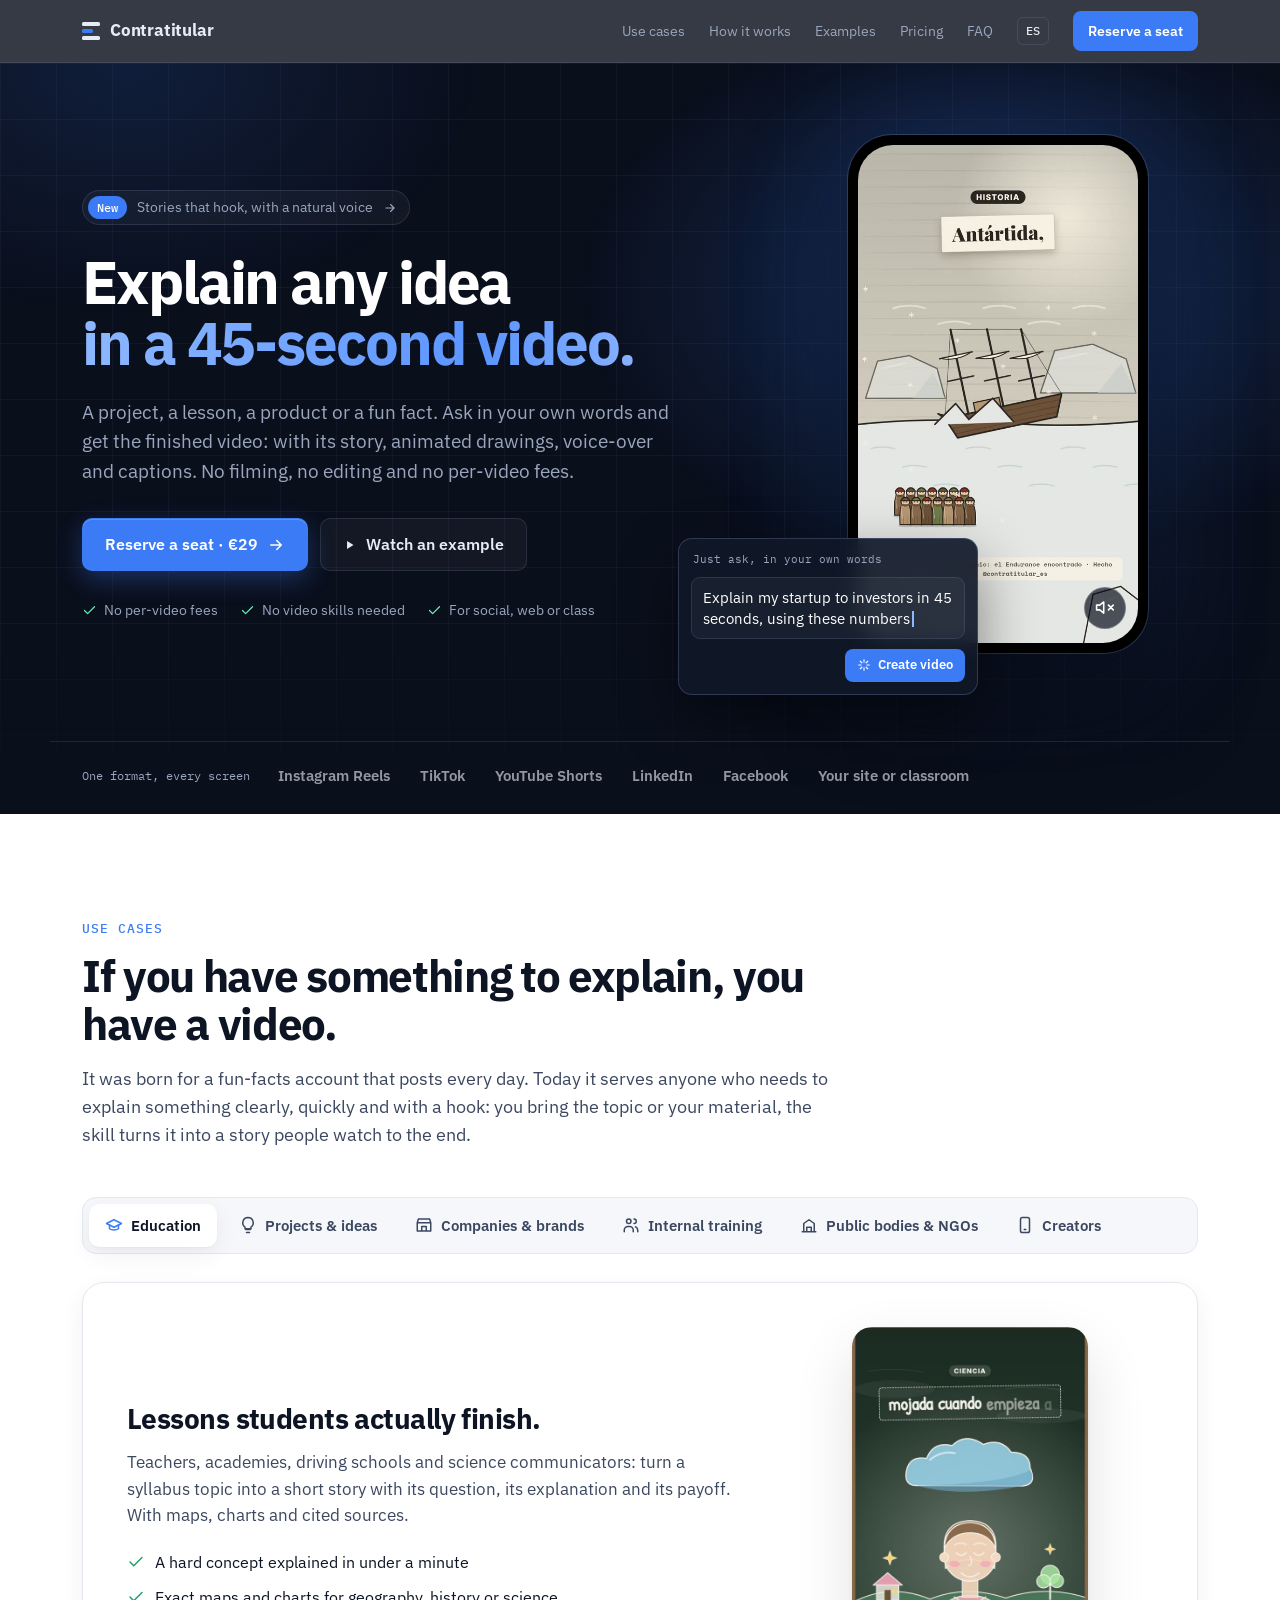
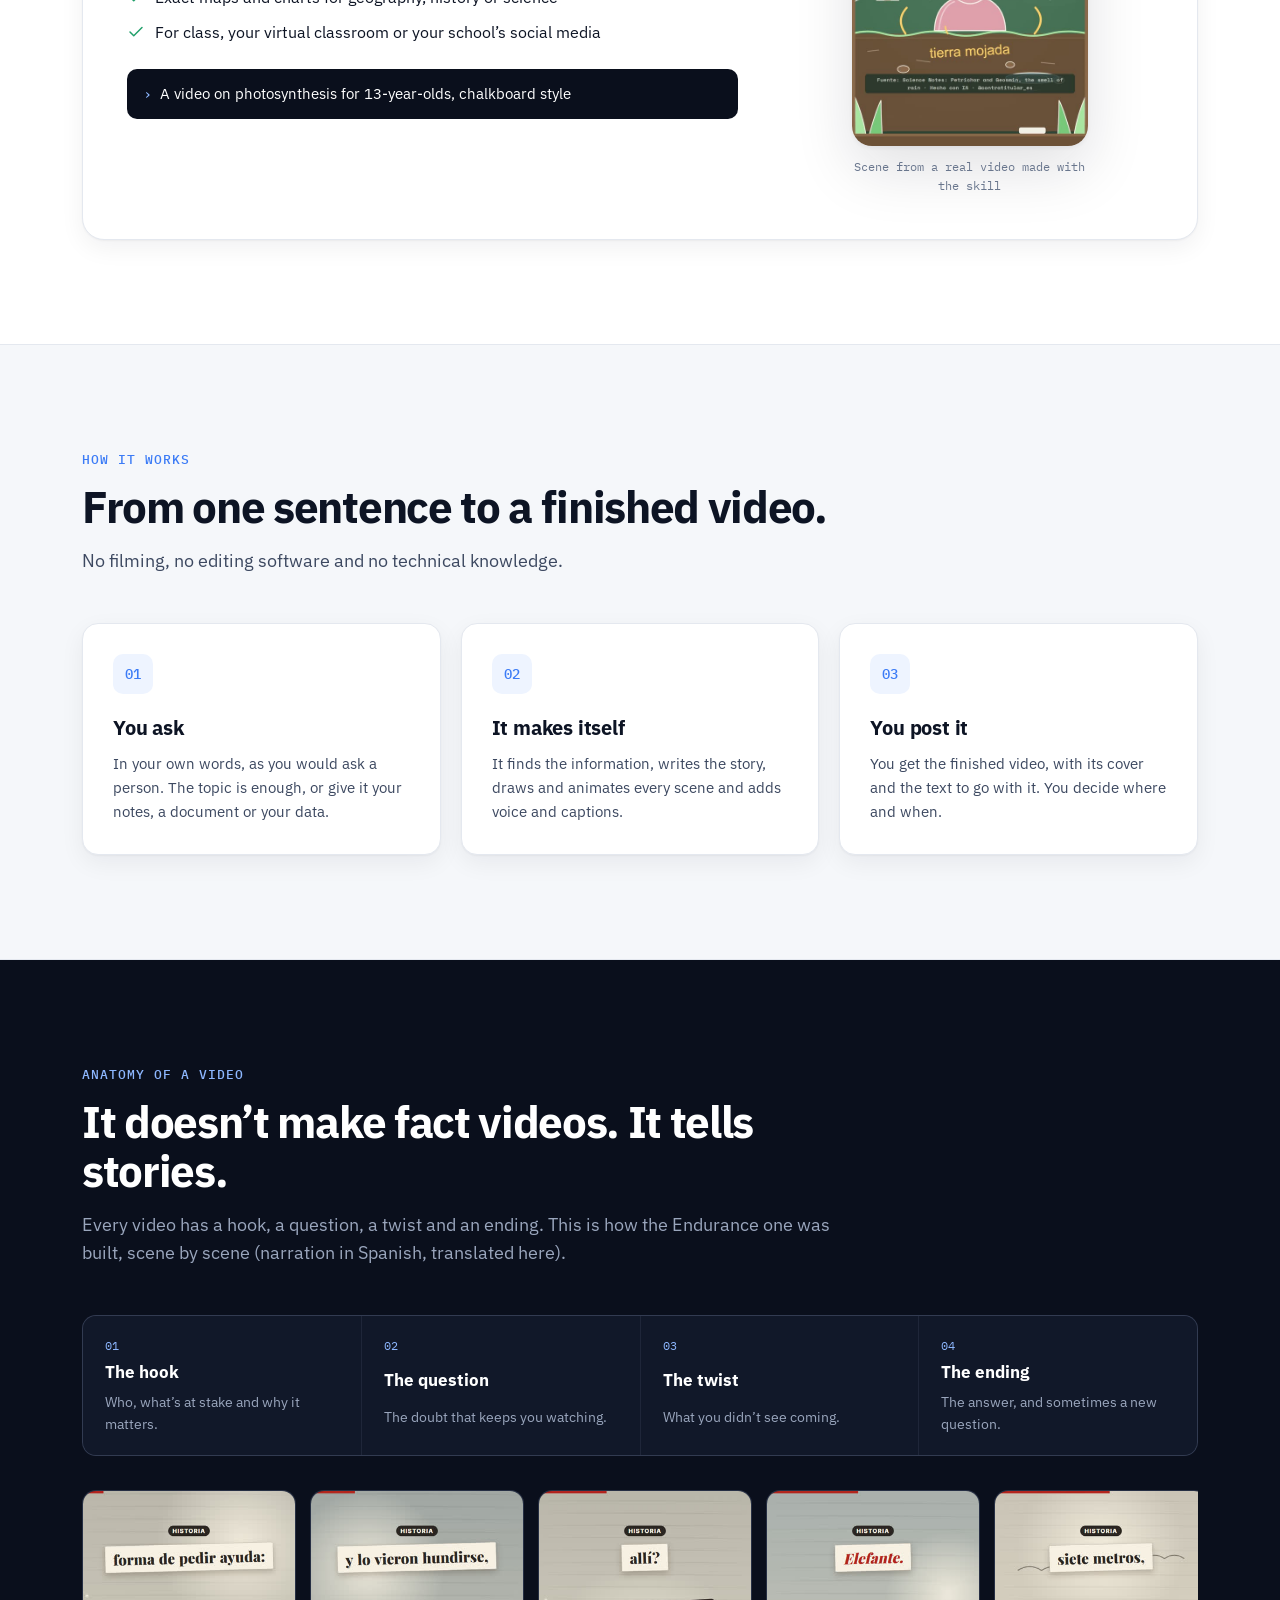
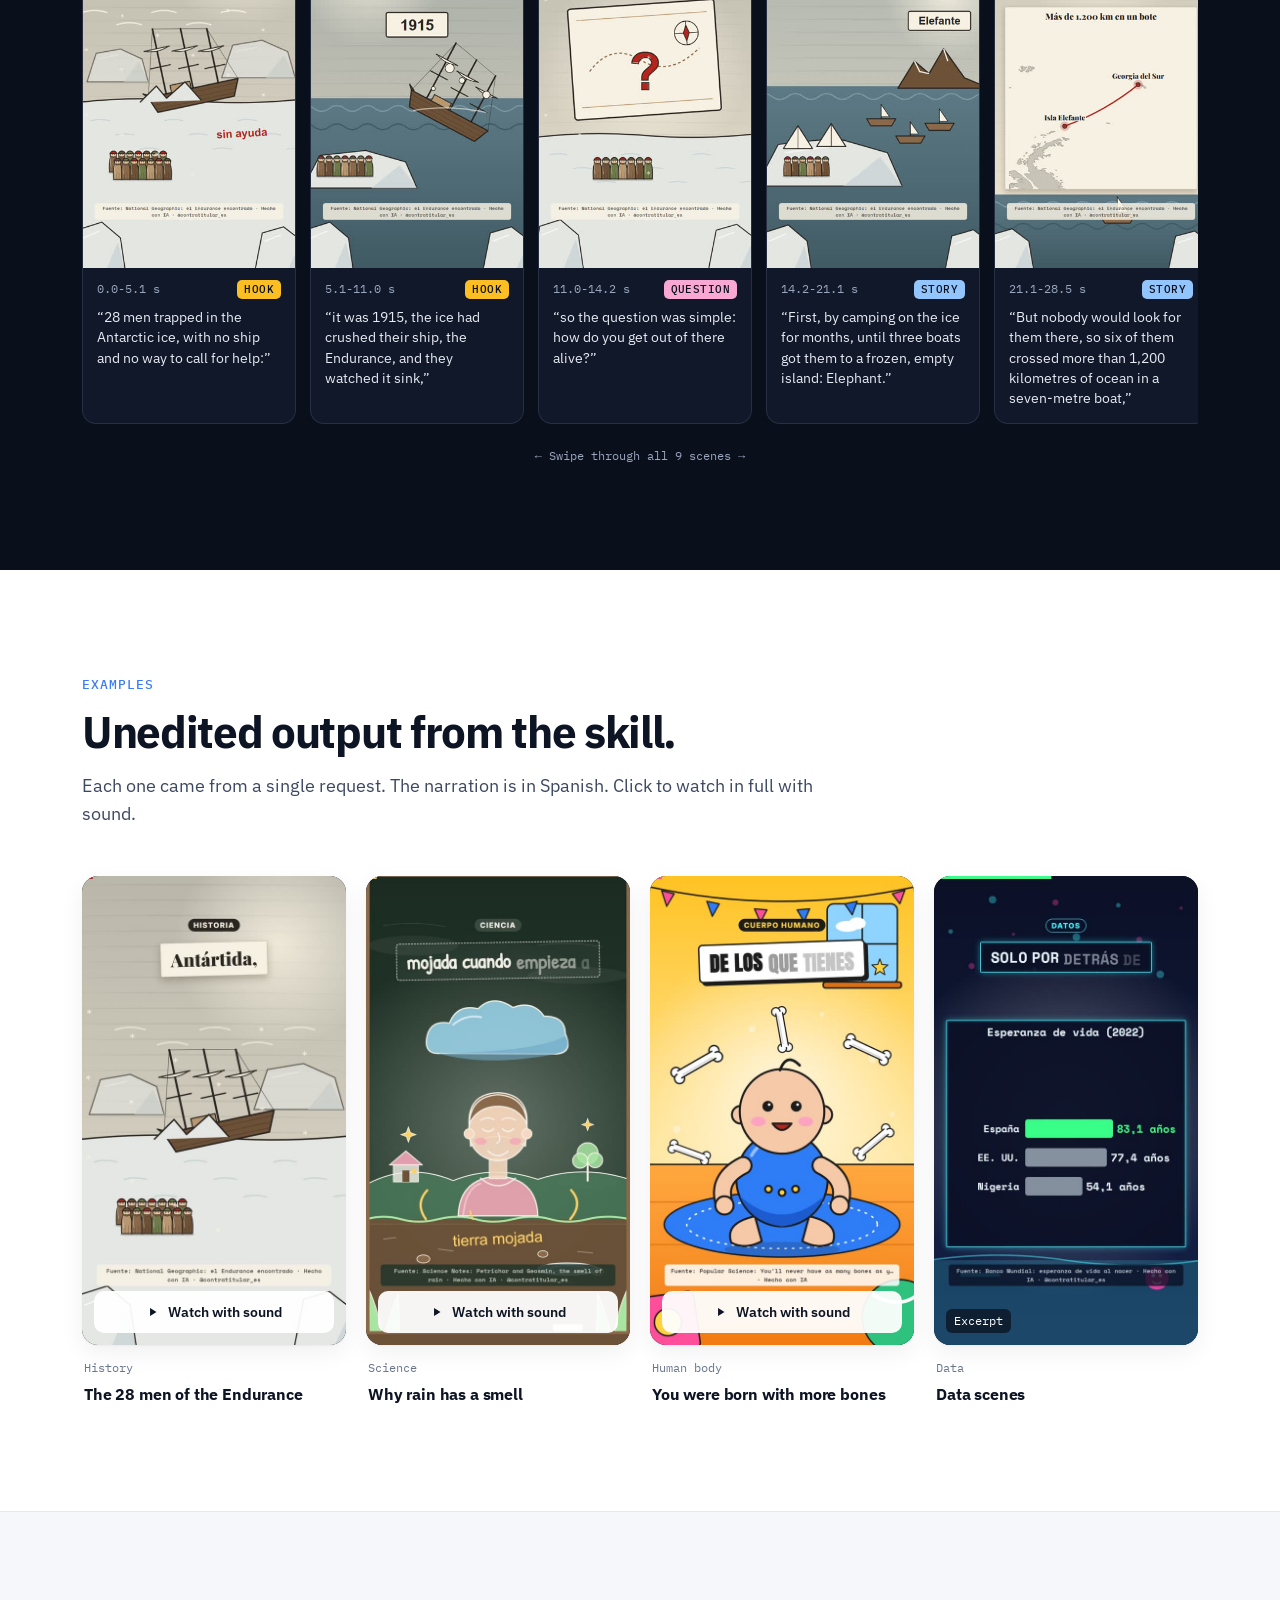
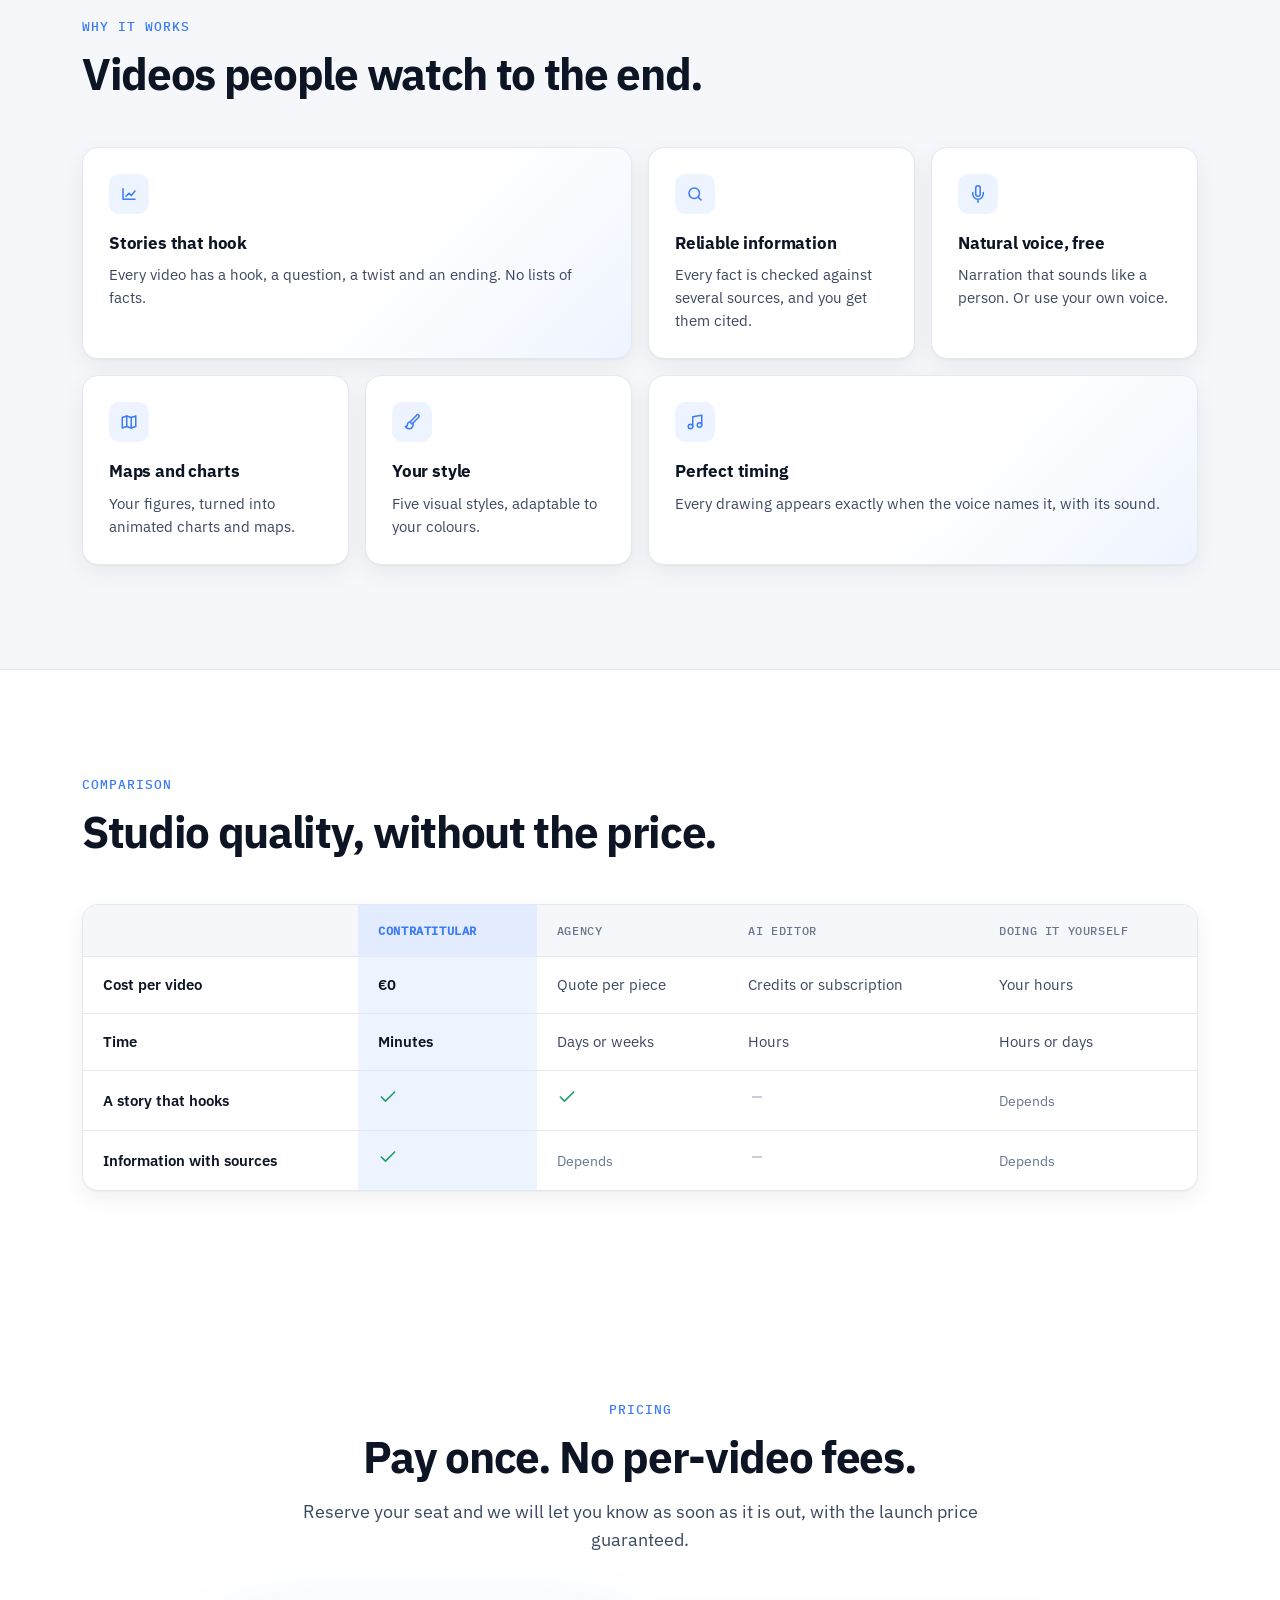
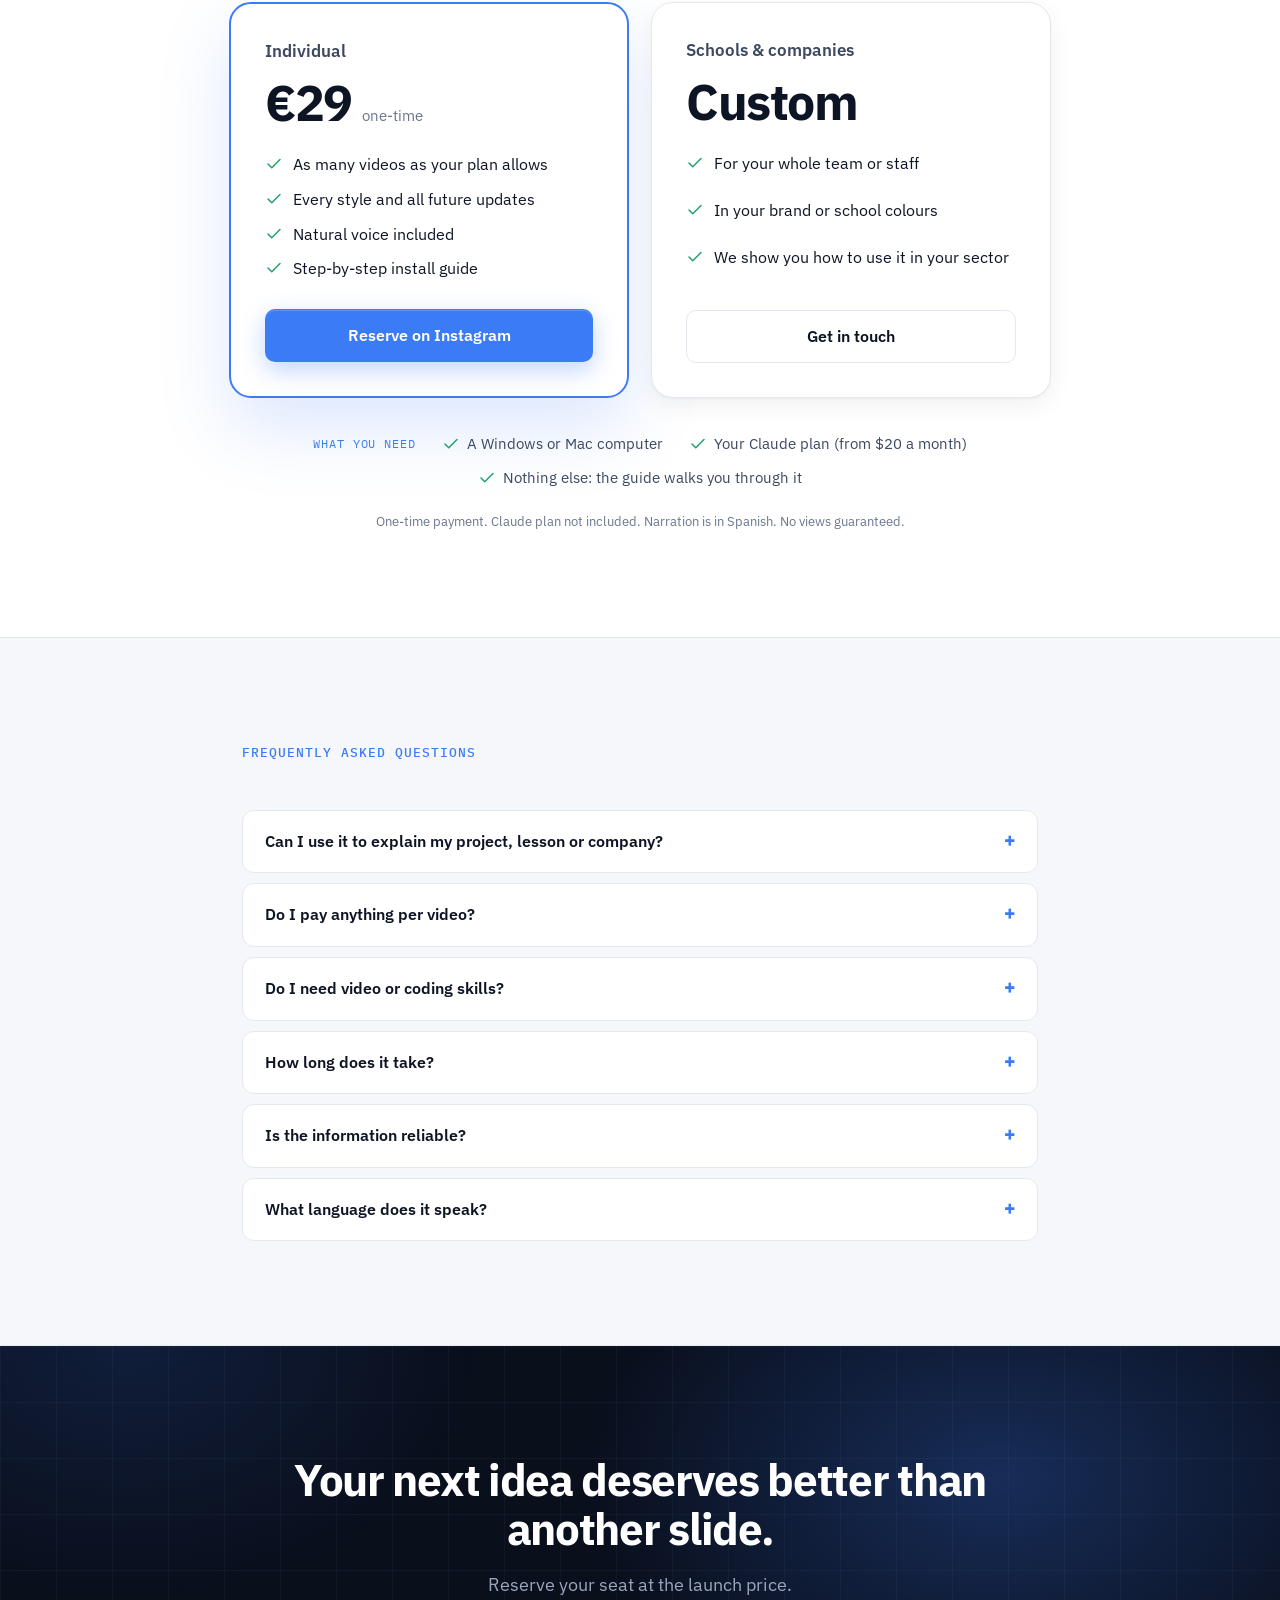
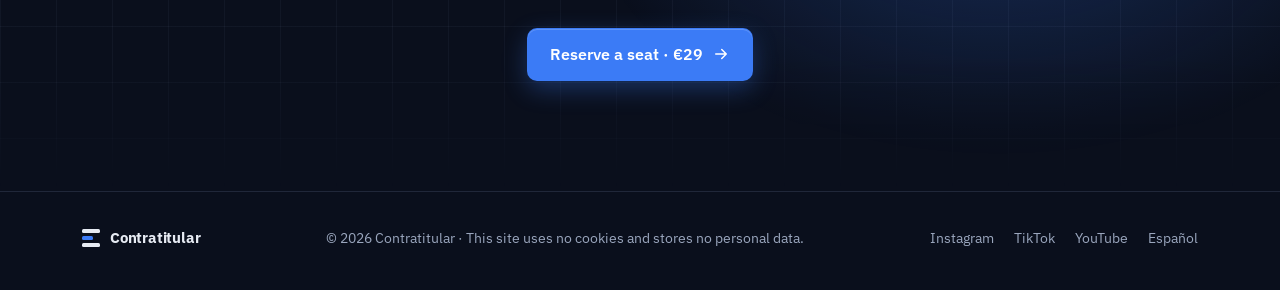
<file: en/index.html>
<!doctype html>
<html lang="en">
<head>
<meta charset="utf-8">
<meta name="viewport" content="width=device-width, initial-scale=1">
<title>Contratitular · Explain any idea in a vertical video, with Claude</title>
<meta name="description" content="For projects, lessons, companies, public bodies and creators. Contratitular researches, builds the story, illustrates every scene, adds the voice-over and delivers the finished vertical video. Inside Claude, on your computer, with no per-video cost.">
<meta name="theme-color" content="#0A0F1C">
<meta property="og:type" content="website">
<meta property="og:title" content="Contratitular · Explain any idea in a vertical video, with Claude">
<meta property="og:description" content="For projects, lessons, companies, public bodies and creators. Contratitular researches, builds the story, illustrates every scene, adds the voice-over and delivers the finished vertical video. Inside Claude, on your computer, with no per-video cost.">
<meta property="og:image" content="https://contratitular.es/media/clips/endurance.jpg">
<link rel="alternate" hreflang="es" href="https://contratitular.es/">
<link rel="alternate" hreflang="en" href="https://contratitular.es/en/">
<link rel="preload" href="/fuentes/ibm-plex-sans-700-latin.woff2" as="font" type="font/woff2" crossorigin>
<link rel="stylesheet" href="/fuentes/fuentes.css">
<link rel="stylesheet" href="/estilos.css">
<link rel="icon" href="data:image/svg+xml,%3Csvg xmlns='http://www.w3.org/2000/svg' viewBox='0 0 32 32'%3E%3Crect width='32' height='32' rx='7' fill='%230A0F1C'/%3E%3Crect x='7' y='8' width='18' height='4' rx='1.5' fill='%23E6E9EF'/%3E%3Crect x='7' y='14' width='11' height='4' rx='1.5' fill='%234F8DF7'/%3E%3Crect x='7' y='20' width='18' height='4' rx='1.5' fill='%23E6E9EF'/%3E%3C/svg%3E">
</head>
<body>
<a class="saltar" href="#contenido">Skip to content</a>
<header class="barra">
  <div class="caja barra-in">
    <a class="marca" href="/en/"><span class="logo" aria-hidden="true"><i></i><i></i><i></i></span>Contratitular</a>
    <nav aria-label="Sections">
      <a class="nav-enlace" href="#usos">Use cases</a><a class="nav-enlace" href="#como">How it works</a><a class="nav-enlace" href="#ejemplos">Examples</a><a class="nav-enlace" href="#precio">Pricing</a><a class="nav-enlace" href="#faq">FAQ</a>
      <a class="idioma" href="/" hreflang="es" lang="es" title="Español" data-goatcounter-click="idioma-es">ES</a>
      <a class="btn btn-primario btn-mini" href="#precio">Reserve a seat</a>
    </nav>
  </div>
</header>

<main id="contenido">
<section class="portada">
  <div class="portada-fondo" aria-hidden="true"></div>
  <div class="caja portada-in">
    <div class="portada-texto">
      <a class="pastilla" href="#funciones"><b>New</b><span>Stories that hook, with a natural voice</span><svg class="ic" viewBox="0 0 24 24" aria-hidden="true"><path d="M5 12h14M13 6l6 6-6 6"/></svg></a>
      <h1>Explain any idea <span class="resalte">in a 45-second video.</span></h1>
      <p class="entrada">A project, a lesson, a product or a fun fact. Ask in your own words and get the finished video: with its story, animated drawings, voice-over and captions. No filming, no editing and no per-video fees.</p>
      <div class="acciones"><a class="btn btn-primario" href="#precio">Reserve a seat · €29 <svg class="ic" viewBox="0 0 24 24" aria-hidden="true"><path d="M5 12h14M13 6l6 6-6 6"/></svg></a><a class="btn btn-fantasma" href="#ejemplos"><svg class="ic" viewBox="0 0 24 24" aria-hidden="true"><path d="M7 5v14l11-7z" fill="currentColor" stroke="none"/></svg> Watch an example</a></div>
      <ul class="confianza"><li><svg class="ic" viewBox="0 0 24 24" aria-hidden="true"><path d="M20 6 9 17l-5-5"/></svg>No per-video fees</li><li><svg class="ic" viewBox="0 0 24 24" aria-hidden="true"><path d="M20 6 9 17l-5-5"/></svg>No video skills needed</li><li><svg class="ic" viewBox="0 0 24 24" aria-hidden="true"><path d="M20 6 9 17l-5-5"/></svg>For social, web or class</li></ul>
    </div>
    <div class="portada-visual">
      <figure class="movil">
        <video id="portada-video" src="/media/clips/endurance.mp4" poster="/media/clips/endurance.jpg" autoplay muted loop playsinline preload="metadata"></video>
        <button class="sonido" id="portada-sonido" type="button" aria-label="Turn sound on" data-on="Mute" data-off="Turn sound on"><svg viewBox="0 0 24 24" aria-hidden="true"><path d="M11 5 6 9H2v6h4l5 4V5z"/><path class="ondas" d="M23 9l-6 6M17 9l6 6"/></svg></button>
      </figure>
      <div class="peticion" aria-hidden="true">
        <span class="peticion-etiqueta">Just ask, in your own words</span>
        <div class="peticion-caja"><span class="peticion-texto" id="peticion" data-frases="[&quot;Explain my startup to investors in 45 seconds, using these numbers&quot;,&quot;A video on photosynthesis for 13-year-olds&quot;,&quot;Tell why our olive oil is cold-pressed&quot;,&quot;Sum up this safety protocol in one minute&quot;,&quot;Explain the new waste collection to residents&quot;,&quot;Make me three history videos for this week&quot;]">Explain my startup to investors in 45 seconds, using these numbers</span><span class="cursor"></span></div>
        <span class="peticion-btn"><svg class="ic" viewBox="0 0 24 24" aria-hidden="true"><path d="M12 3v4M12 17v4M3 12h4M17 12h4M5.6 5.6l2.8 2.8M15.6 15.6l2.8 2.8M5.6 18.4l2.8-2.8M15.6 8.4l2.8-2.8"/></svg>Create video</span>
      </div>
    </div>
  </div>
  <div class="caja redes"><span class="redes-txt">One format, every screen</span><ul><li>Instagram Reels</li><li>TikTok</li><li>YouTube Shorts</li><li>LinkedIn</li><li>Facebook</li><li>Your site or classroom</li></ul></div>
</section>

<section id="usos" class="seccion">
  <div class="caja">
    <header class="cabecera"><p class="ceja">Use cases</p><h2>If you have something to explain, you have a video.</h2><p class="sub">It was born for a fun-facts account that posts every day. Today it serves anyone who needs to explain something clearly, quickly and with a hook: you bring the topic or your material, the skill turns it into a story people watch to the end.</p></header>
    <div class="pestanas" role="tablist" aria-label="Use cases">
      <button class="pestana" role="tab" id="tab-0" aria-controls="panel-0" aria-selected="true" tabindex="0"><svg class="ic" viewBox="0 0 24 24" aria-hidden="true"><path d="M22 10 12 5 2 10l10 5 10-5z"/><path d="M6 12v5c3 2 9 2 12 0v-5"/></svg><span>Education</span></button><button class="pestana" role="tab" id="tab-1" aria-controls="panel-1" aria-selected="false" tabindex="-1"><svg class="ic" viewBox="0 0 24 24" aria-hidden="true"><path d="M9 18h6M10 22h4M12 2a7 7 0 0 0-4 12.7V17h8v-2.3A7 7 0 0 0 12 2z"/></svg><span>Projects &amp; ideas</span></button><button class="pestana" role="tab" id="tab-2" aria-controls="panel-2" aria-selected="false" tabindex="-1"><svg class="ic" viewBox="0 0 24 24" aria-hidden="true"><path d="M3 9l1.5-5h15L21 9M3 9h18v11H3zM9 20v-6h6v6"/></svg><span>Companies &amp; brands</span></button><button class="pestana" role="tab" id="tab-3" aria-controls="panel-3" aria-selected="false" tabindex="-1"><svg class="ic" viewBox="0 0 24 24" aria-hidden="true"><circle cx="9" cy="7" r="3"/><path d="M3 21v-2a5 5 0 0 1 5-5h2a5 5 0 0 1 5 5v2M16 4a3 3 0 0 1 0 6M21 21v-2a5 5 0 0 0-3-4.6"/></svg><span>Internal training</span></button><button class="pestana" role="tab" id="tab-4" aria-controls="panel-4" aria-selected="false" tabindex="-1"><svg class="ic" viewBox="0 0 24 24" aria-hidden="true"><path d="M3 21h18M5 21V10l7-5 7 5v11M9 21v-6h6v6"/></svg><span>Public bodies &amp; NGOs</span></button><button class="pestana" role="tab" id="tab-5" aria-controls="panel-5" aria-selected="false" tabindex="-1"><svg class="ic" viewBox="0 0 24 24" aria-hidden="true"><rect x="6" y="2" width="12" height="20" rx="2.5"/><path d="M11 18h2"/></svg><span>Creators</span></button>
    </div>
    <div class="panel" role="tabpanel" id="panel-0" aria-labelledby="tab-0">
      <div class="panel-texto">
        <h3>Lessons students actually finish.</h3><p>Teachers, academies, driving schools and science communicators: turn a syllabus topic into a short story with its question, its explanation and its payoff. With maps, charts and cited sources.</p>
        <ul class="lista-ok"><li><svg class="ic" viewBox="0 0 24 24" aria-hidden="true"><path d="M20 6 9 17l-5-5"/></svg>A hard concept explained in under a minute</li><li><svg class="ic" viewBox="0 0 24 24" aria-hidden="true"><path d="M20 6 9 17l-5-5"/></svg>Exact maps and charts for geography, history or science</li><li><svg class="ic" viewBox="0 0 24 24" aria-hidden="true"><path d="M20 6 9 17l-5-5"/></svg>For class, your virtual classroom or your school’s social media</li></ul>
        <div class="ejemplo-peticion"><span class="mono">›</span> A video on photosynthesis for 13-year-olds, chalkboard style</div>
      </div>
      <figure class="panel-visual"><img src="/media/clips/petricor.jpg" alt="" loading="lazy" width="540" height="960"><figcaption>Scene from a real video made with the skill</figcaption></figure>
    </div>
    <div class="panel" role="tabpanel" id="panel-1" aria-labelledby="tab-1" hidden>
      <div class="panel-texto">
        <h3>Your idea, understood the first time.</h3><p>Founders, startups, researchers, theses and grant or competition entries: the problem, your solution and why it matters now, told as a story instead of a list of slides.</p>
        <ul class="lista-ok"><li><svg class="ic" viewBox="0 0 24 24" aria-hidden="true"><path d="M20 6 9 17l-5-5"/></svg>A 45-second pitch for investors, juries or customers</li><li><svg class="ic" viewBox="0 0 24 24" aria-hidden="true"><path d="M20 6 9 17l-5-5"/></svg>Your figures turned into animated charts</li><li><svg class="ic" viewBox="0 0 24 24" aria-hidden="true"><path d="M20 6 9 17l-5-5"/></svg>A piece people share on WhatsApp, LinkedIn or email</li></ul>
        <div class="ejemplo-peticion"><span class="mono">›</span> Explain my recycling app to investors, using these numbers</div>
      </div>
      <figure class="panel-visual"><img src="/media/clips/datos.jpg" alt="" loading="lazy" width="540" height="960"><figcaption>Scene from a real video made with the skill</figcaption></figure>
    </div>
    <div class="panel" role="tabpanel" id="panel-2" aria-labelledby="tab-2" hidden>
      <div class="panel-texto">
        <h3>What makes you different, in one video.</h3><p>Show how your service works, the story behind your product or the fact that sets you apart, in your colours and style. No agency, no shoot, no per-piece fees.</p>
        <ul class="lista-ok"><li><svg class="ic" viewBox="0 0 24 24" aria-hidden="true"><path d="M20 6 9 17l-5-5"/></svg>Steady social content without depending on anyone</li><li><svg class="ic" viewBox="0 0 24 24" aria-hidden="true"><path d="M20 6 9 17l-5-5"/></svg>Style and colours that match your brand</li><li><svg class="ic" viewBox="0 0 24 24" aria-hidden="true"><path d="M20 6 9 17l-5-5"/></svg>Post copy included, ready to publish</li></ul>
        <div class="ejemplo-peticion"><span class="mono">›</span> Tell why our olive oil is cold-pressed</div>
      </div>
      <figure class="panel-visual"><img src="/media/clips/huesos.jpg" alt="" loading="lazy" width="540" height="960"><figcaption>Scene from a real video made with the skill</figcaption></figure>
    </div>
    <div class="panel" role="tabpanel" id="panel-3" aria-labelledby="tab-3" hidden>
      <div class="panel-texto">
        <h3>Procedures people understand and remember.</h3><p>Onboarding, safety, quality or quarterly results: short video pills your staff actually watch, instead of a PDF nobody opens.</p>
        <ul class="lista-ok"><li><svg class="ic" viewBox="0 0 24 24" aria-hidden="true"><path d="M20 6 9 17l-5-5"/></svg>A long procedure summed up in a minute</li><li><svg class="ic" viewBox="0 0 24 24" aria-hidden="true"><path d="M20 6 9 17l-5-5"/></svg>Steps and figures on screen, synced to the voice</li><li><svg class="ic" viewBox="0 0 24 24" aria-hidden="true"><path d="M20 6 9 17l-5-5"/></svg>Easy to redo when the procedure changes</li></ul>
        <div class="ejemplo-peticion"><span class="mono">›</span> Sum up this safety protocol in a one-minute video</div>
      </div>
      <figure class="panel-visual"><img src="/media/endurance-5.jpg" alt="" loading="lazy" width="540" height="960"><figcaption>Scene from a real video made with the skill</figcaption></figure>
    </div>
    <div class="panel" role="tabpanel" id="panel-4" aria-labelledby="tab-4" hidden>
      <div class="panel-texto">
        <h3>Clear public communication, with official data.</h3><p>Councils, associations and foundations: explain a service, a rule, a grant or a campaign to the public, with no jargon and the sources in plain sight.</p>
        <ul class="lista-ok"><li><svg class="ic" viewBox="0 0 24 24" aria-hidden="true"><path d="M20 6 9 17l-5-5"/></svg>Public information explained for every audience</li><li><svg class="ic" viewBox="0 0 24 24" aria-hidden="true"><path d="M20 6 9 17l-5-5"/></svg>Official data in maps and charts</li><li><svg class="ic" viewBox="0 0 24 24" aria-hidden="true"><path d="M20 6 9 17l-5-5"/></svg>Sources cited in the video and in the copy</li></ul>
        <div class="ejemplo-peticion"><span class="mono">›</span> Explain the new waste collection to residents</div>
      </div>
      <figure class="panel-visual"><img src="/media/endurance-7.jpg" alt="" loading="lazy" width="540" height="960"><figcaption>Scene from a real video made with the skill</figcaption></figure>
    </div>
    <div class="panel" role="tabpanel" id="panel-5" aria-labelledby="tab-5" hidden>
      <div class="panel-texto">
        <h3>Post every day without burning out.</h3><p>Fun facts, history, science or on-this-day stories for Instagram, TikTok, YouTube and Facebook. The skill suggests topics, fact-checks them and leaves the video and copy ready.</p>
        <ul class="lista-ok"><li><svg class="ic" viewBox="0 0 24 24" aria-hidden="true"><path d="M20 6 9 17l-5-5"/></svg>Topic ideas when you have none</li><li><svg class="ic" viewBox="0 0 24 24" aria-hidden="true"><path d="M20 6 9 17l-5-5"/></svg>Five visual styles to keep it fresh</li><li><svg class="ic" viewBox="0 0 24 24" aria-hidden="true"><path d="M20 6 9 17l-5-5"/></svg>Learns from what works on your account</li></ul>
        <div class="ejemplo-peticion"><span class="mono">›</span> Make me three history videos for this week</div>
      </div>
      <figure class="panel-visual"><img src="/media/clips/endurance.jpg" alt="" loading="lazy" width="540" height="960"><figcaption>Scene from a real video made with the skill</figcaption></figure>
    </div>
  </div>
</section>

<section id="como" class="seccion gris">
  <div class="caja">
    <header class="cabecera"><p class="ceja">How it works</p><h2>From one sentence to a finished video.</h2><p class="sub">No filming, no editing software and no technical knowledge.</p></header>
    <ol class="pasos"><li class="paso aparece"><span class="paso-n">01</span><h3>You ask</h3><p>In your own words, as you would ask a person. The topic is enough, or give it your notes, a document or your data.</p></li><li class="paso aparece"><span class="paso-n">02</span><h3>It makes itself</h3><p>It finds the information, writes the story, draws and animates every scene and adds voice and captions.</p></li><li class="paso aparece"><span class="paso-n">03</span><h3>You post it</h3><p>You get the finished video, with its cover and the text to go with it. You decide where and when.</p></li></ol>
  </div>
</section>

<section id="historia" class="seccion oscura">
  <div class="caja">
    <header class="cabecera"><p class="ceja">Anatomy of a video</p><h2>It doesn’t make fact videos. It tells stories.</h2><p class="sub">Every video has a hook, a question, a twist and an ending. This is how the Endurance one was built, scene by scene (narration in Spanish, translated here).</p></header>
    <ol class="fases"><li><span class="mono">01</span><strong>The hook</strong><span>Who, what’s at stake and why it matters.</span></li><li><span class="mono">02</span><strong>The question</strong><span>The doubt that keeps you watching.</span></li><li><span class="mono">03</span><strong>The twist</strong><span>What you didn’t see coming.</span></li><li><span class="mono">04</span><strong>The ending</strong><span>The answer, and sometimes a new question.</span></li></ol>
    <div class="cinta" tabindex="0" aria-label="Storyboard">
      <figure class="escena"><img src="/media/endurance-1.jpg" alt="" loading="lazy" width="360" height="640"><figcaption><span class="tc"><span>0.0-5.1 s</span><b class="f-apuestas">hook</b></span><q>28 men trapped in the Antarctic ice, with no ship and no way to call for help:</q></figcaption></figure><figure class="escena"><img src="/media/endurance-2.jpg" alt="" loading="lazy" width="360" height="640"><figcaption><span class="tc"><span>5.1-11.0 s</span><b class="f-apuestas">hook</b></span><q>it was 1915, the ice had crushed their ship, the Endurance, and they watched it sink,</q></figcaption></figure><figure class="escena"><img src="/media/endurance-3.jpg" alt="" loading="lazy" width="360" height="640"><figcaption><span class="tc"><span>11.0-14.2 s</span><b class="f-pregunta">question</b></span><q>so the question was simple: how do you get out of there alive?</q></figcaption></figure><figure class="escena"><img src="/media/endurance-4.jpg" alt="" loading="lazy" width="360" height="640"><figcaption><span class="tc"><span>14.2-21.1 s</span><b class="f-desarrollo">story</b></span><q>First, by camping on the ice for months, until three boats got them to a frozen, empty island: Elephant.</q></figcaption></figure><figure class="escena"><img src="/media/endurance-5.jpg" alt="" loading="lazy" width="360" height="640"><figcaption><span class="tc"><span>21.1-28.5 s</span><b class="f-desarrollo">story</b></span><q>But nobody would look for them there, so six of them crossed more than 1,200 kilometres of ocean in a seven-metre boat,</q></figcaption></figure><figure class="escena"><img src="/media/endurance-6.jpg" alt="" loading="lazy" width="360" height="640"><figcaption><span class="tc"><span>28.5-34.3 s</span><b class="f-desarrollo">story</b></span><q>and reached South Georgia… on the wrong side, and still had to cross its frozen mountains on foot.</q></figcaption></figure><figure class="escena"><img src="/media/endurance-7.jpg" alt="" loading="lazy" width="360" height="640"><figcaption><span class="tc"><span>34.3-40.8 s</span><b class="f-giro">twist</b></span><q>And when they finally went back for the ones waiting on the island, nobody was missing: all 28 survived.</q></figcaption></figure><figure class="escena"><img src="/media/endurance-8.jpg" alt="" loading="lazy" width="360" height="640"><figcaption><span class="tc"><span>40.8-45.4 s</span><b class="f-reenganche">new question</b></span><q>But the ship stayed at the bottom of the sea, and for over a century nobody knew where it was,</q></figcaption></figure><figure class="escena"><img src="/media/endurance-9.jpg" alt="" loading="lazy" width="360" height="640"><figcaption><span class="tc"><span>45.4-53.8 s</span><b class="f-resolucion">ending</b></span><q>until in 2022 it was found 3,008 metres down, so intact you can still read its name.</q></figcaption></figure>
    </div>
    <p class="cinta-pie mono">← Swipe through all 9 scenes →</p>
  </div>
</section>

<section id="ejemplos" class="seccion">
  <div class="caja">
    <header class="cabecera"><p class="ceja">Examples</p><h2>Unedited output from the skill.</h2><p class="sub">Each one came from a single request. The narration is in Spanish. Click to watch in full with sound.</p></header>
    <div class="clips"><figure class="clip aparece" data-completo="/media/clips/endurance.mp4">
      <div class="clip-video"><video src="/media/clips/endurance-bucle.mp4" poster="/media/clips/endurance.jpg" muted loop playsinline preload="none"></video><button class="clip-play" type="button"><svg class="ic" viewBox="0 0 24 24" aria-hidden="true"><path d="M7 5v14l11-7z" fill="currentColor" stroke="none"/></svg><span>Watch with sound</span></button></div>
      <figcaption><span class="mono">History</span><strong>The 28 men of the Endurance</strong></figcaption></figure><figure class="clip aparece" data-completo="/media/clips/petricor.mp4">
      <div class="clip-video"><video src="/media/clips/petricor-bucle.mp4" poster="/media/clips/petricor.jpg" muted loop playsinline preload="none"></video><button class="clip-play" type="button"><svg class="ic" viewBox="0 0 24 24" aria-hidden="true"><path d="M7 5v14l11-7z" fill="currentColor" stroke="none"/></svg><span>Watch with sound</span></button></div>
      <figcaption><span class="mono">Science</span><strong>Why rain has a smell</strong></figcaption></figure><figure class="clip aparece" data-completo="/media/clips/huesos.mp4">
      <div class="clip-video"><video src="/media/clips/huesos-bucle.mp4" poster="/media/clips/huesos.jpg" muted loop playsinline preload="none"></video><button class="clip-play" type="button"><svg class="ic" viewBox="0 0 24 24" aria-hidden="true"><path d="M7 5v14l11-7z" fill="currentColor" stroke="none"/></svg><span>Watch with sound</span></button></div>
      <figcaption><span class="mono">Human body</span><strong>You were born with more bones</strong></figcaption></figure><figure class="clip aparece">
      <div class="clip-video"><video src="/media/clips/datos-bucle.mp4" poster="/media/clips/datos.jpg" muted loop playsinline preload="none"></video><span class="clip-marca">Excerpt</span></div>
      <figcaption><span class="mono">Data</span><strong>Data scenes</strong></figcaption></figure></div>
  </div>
</section>

<section id="funciones" class="seccion gris">
  <div class="caja">
    <header class="cabecera"><p class="ceja">Why it works</p><h2>Videos people watch to the end.</h2></header>
    <div class="bento"><article class="celda aparece ancho"><span class="celda-ico"><svg class="ic" viewBox="0 0 24 24" aria-hidden="true"><path d="M4 19V5M4 19h16M8 15l4-4 3 3 5-6"/></svg></span><h3>Stories that hook</h3><p>Every video has a hook, a question, a twist and an ending. No lists of facts.</p></article><article class="celda aparece"><span class="celda-ico"><svg class="ic" viewBox="0 0 24 24" aria-hidden="true"><circle cx="11" cy="11" r="7"/><path d="m20 20-3.5-3.5"/></svg></span><h3>Reliable information</h3><p>Every fact is checked against several sources, and you get them cited.</p></article><article class="celda aparece"><span class="celda-ico"><svg class="ic" viewBox="0 0 24 24" aria-hidden="true"><path d="M12 1a3 3 0 0 0-3 3v8a3 3 0 0 0 6 0V4a3 3 0 0 0-3-3z"/><path d="M19 10v2a7 7 0 0 1-14 0v-2M12 19v4"/></svg></span><h3>Natural voice, free</h3><p>Narration that sounds like a person. Or use your own voice.</p></article><article class="celda aparece"><span class="celda-ico"><svg class="ic" viewBox="0 0 24 24" aria-hidden="true"><path d="M9 4 3 6v14l6-2 6 2 6-2V4l-6 2z"/><path d="M9 4v14M15 6v14"/></svg></span><h3>Maps and charts</h3><p>Your figures, turned into animated charts and maps.</p></article><article class="celda aparece"><span class="celda-ico"><svg class="ic" viewBox="0 0 24 24" aria-hidden="true"><path d="M18.4 2.6a2 2 0 0 1 2.8 2.8L12 14.6 9.4 12z"/><path d="M9.4 12c-2 0-3.4 1.4-3.4 3.4 0 1.6-1 2.6-3 2.6 1.4 2 3.4 3 5.4 3a5 5 0 0 0 5-5c0-.8-.2-1.6-.6-2.4"/></svg></span><h3>Your style</h3><p>Five visual styles, adaptable to your colours.</p></article><article class="celda aparece ancho"><span class="celda-ico"><svg class="ic" viewBox="0 0 24 24" aria-hidden="true"><path d="M9 18V5l12-2v13"/><circle cx="6" cy="18" r="3"/><circle cx="18" cy="16" r="3"/></svg></span><h3>Perfect timing</h3><p>Every drawing appears exactly when the voice names it, with its sound.</p></article></div>
  </div>
</section>

<section class="seccion">
  <div class="caja">
    <header class="cabecera"><p class="ceja">Comparison</p><h2>Studio quality, without the price.</h2></header>
    <div class="tabla-envoltura"><table class="tabla">
      <thead><tr><th></th><th class="nuestra">Contratitular</th><th>Agency</th><th>AI editor</th><th>Doing it yourself</th></tr></thead>
      <tbody><tr><th scope="row">Cost per video</th><td class="nuestra"><span>€0</span></td><td><span>Quote per piece</span></td><td><span>Credits or subscription</span></td><td><span>Your hours</span></td></tr><tr><th scope="row">Time</th><td class="nuestra"><span>Minutes</span></td><td><span>Days or weeks</span></td><td><span>Hours</span></td><td><span>Hours or days</span></td></tr><tr><th scope="row">A story that hooks</th><td class="nuestra"><span class="si"><svg class="ic" viewBox="0 0 24 24" aria-hidden="true"><path d="M20 6 9 17l-5-5"/></svg></span></td><td><span class="si"><svg class="ic" viewBox="0 0 24 24" aria-hidden="true"><path d="M20 6 9 17l-5-5"/></svg></span></td><td><span class="nada"><svg class="ic" viewBox="0 0 24 24" aria-hidden="true"><path d="M6 12h12"/></svg></span></td><td><span class="depende">Depends</span></td></tr><tr><th scope="row">Information with sources</th><td class="nuestra"><span class="si"><svg class="ic" viewBox="0 0 24 24" aria-hidden="true"><path d="M20 6 9 17l-5-5"/></svg></span></td><td><span class="depende">Depends</span></td><td><span class="nada"><svg class="ic" viewBox="0 0 24 24" aria-hidden="true"><path d="M6 12h12"/></svg></span></td><td><span class="depende">Depends</span></td></tr></tbody>
    </table></div>
  </div>
</section>

<section id="precio" class="seccion">
  <div class="caja">
    <header class="cabecera centro"><p class="ceja">Pricing</p><h2>Pay once. No per-video fees.</h2><p class="sub">Reserve your seat and we will let you know as soon as it is out, with the launch price guaranteed.</p></header>
    <div class="planes"><article class="plan destacado">
      <h3>Individual</h3><div class="plan-precio"><strong>€29</strong><span>one-time</span></div>
      <ul class="lista-ok"><li><svg class="ic" viewBox="0 0 24 24" aria-hidden="true"><path d="M20 6 9 17l-5-5"/></svg>As many videos as your plan allows</li><li><svg class="ic" viewBox="0 0 24 24" aria-hidden="true"><path d="M20 6 9 17l-5-5"/></svg>Every style and all future updates</li><li><svg class="ic" viewBox="0 0 24 24" aria-hidden="true"><path d="M20 6 9 17l-5-5"/></svg>Natural voice included</li><li><svg class="ic" viewBox="0 0 24 24" aria-hidden="true"><path d="M20 6 9 17l-5-5"/></svg>Step-by-step install guide</li></ul>
      <a class="btn btn-primario" href="https://ig.me/m/contratitular_es" target="_blank" rel="noopener" data-goatcounter-click="reservar-instagram-en">Reserve on Instagram</a>
    </article><article class="plan">
      <h3>Schools &amp; companies</h3><div class="plan-precio"><strong>Custom</strong></div>
      <ul class="lista-ok"><li><svg class="ic" viewBox="0 0 24 24" aria-hidden="true"><path d="M20 6 9 17l-5-5"/></svg>For your whole team or staff</li><li><svg class="ic" viewBox="0 0 24 24" aria-hidden="true"><path d="M20 6 9 17l-5-5"/></svg>In your brand or school colours</li><li><svg class="ic" viewBox="0 0 24 24" aria-hidden="true"><path d="M20 6 9 17l-5-5"/></svg>We show you how to use it in your sector</li></ul>
      <a class="btn btn-borde" href="https://ig.me/m/contratitular_es" target="_blank" rel="noopener" data-goatcounter-click="contacto-centros-en">Get in touch</a>
    </article></div>
    <div class="necesitas"><span class="mono">What you need</span><span><svg class="ic" viewBox="0 0 24 24" aria-hidden="true"><path d="M20 6 9 17l-5-5"/></svg>A Windows or Mac computer</span><span><svg class="ic" viewBox="0 0 24 24" aria-hidden="true"><path d="M20 6 9 17l-5-5"/></svg>Your Claude plan (from $20 a month)</span><span><svg class="ic" viewBox="0 0 24 24" aria-hidden="true"><path d="M20 6 9 17l-5-5"/></svg>Nothing else: the guide walks you through it</span></div>
    <p class="letra centro">One-time payment. Claude plan not included. Narration is in Spanish. No views guaranteed.</p>
  </div>
</section>

<section id="faq" class="seccion gris">
  <div class="caja estrecha">
    <header class="cabecera"><p class="ceja">Frequently asked questions</p></header>
    <div class="faq"><details><summary>Can I use it to explain my project, lesson or company?</summary><p>Yes. Give it your information and it turns it into a short, clear story.</p></details><details><summary>Do I pay anything per video?</summary><p>No. You pay for the skill once and use your Claude plan, which you probably already have.</p></details><details><summary>Do I need video or coding skills?</summary><p>No. You ask for everything in your own words, and installation comes with a step-by-step guide.</p></details><details><summary>How long does it take?</summary><p>15 to 30 minutes per video, without you doing anything.</p></details><details><summary>Is the information reliable?</summary><p>Every fact is checked against several sources and you get them cited. Still, take a look before posting.</p></details><details><summary>What language does it speak?</summary><p>Spanish, for now.</p></details></div>
  </div>
</section>

<section class="final">
  <div class="portada-fondo" aria-hidden="true"></div>
  <div class="caja final-in"><h2>Your next idea deserves better than another slide.</h2><p>Reserve your seat at the launch price.</p><a class="btn btn-primario" href="#precio">Reserve a seat · €29 <svg class="ic" viewBox="0 0 24 24" aria-hidden="true"><path d="M5 12h14M13 6l6 6-6 6"/></svg></a></div>
</section>
</main>

<footer class="pie">
  <div class="caja pie-in">
    <a class="marca" href="/en/"><span class="logo" aria-hidden="true"><i></i><i></i><i></i></span>Contratitular</a>
    <span>© 2026 Contratitular · This site uses no cookies and stores no personal data.</span>
    <span class="redes-pie"><a href="https://www.instagram.com/contratitular_es/" target="_blank" rel="noopener">Instagram</a><a href="https://www.tiktok.com/@contratitular" target="_blank" rel="noopener">TikTok</a><a href="https://www.youtube.com/@contratitular" target="_blank" rel="noopener">YouTube</a><a href="/" hreflang="es">Español</a></span>
  </div>
</footer>

<div class="fijo"><a class="btn btn-primario" href="#precio">Reserve a seat · €29</a></div>

<script src="/web.js" defer></script>
<!-- Estadísticas de visitas (GoatCounter: sin cookies) -->
<script data-goatcounter="https://contratitular.goatcounter.com/count" async src="//gc.zgo.at/count.js"></script>
</body>
</html>
</file>
<file: fuentes/fuentes.css>
@font-face { font-family: 'IBM Plex Mono'; font-style: normal; font-weight: 400; font-display: swap; src: url(/fuentes/ibm-plex-mono-400-latin-ext.woff2) format('woff2'); unicode-range: U+0100-02BA, U+02BD-02C5, U+02C7-02CC, U+02CE-02D7, U+02DD-02FF, U+0304, U+0308, U+0329, U+1D00-1DBF, U+1E00-1E9F, U+1EF2-1EFF, U+2020, U+20A0-20AB, U+20AD-20C4, U+2113, U+2C60-2C7F, U+A720-A7FF; }
@font-face { font-family: 'IBM Plex Mono'; font-style: normal; font-weight: 400; font-display: swap; src: url(/fuentes/ibm-plex-mono-400-latin.woff2) format('woff2'); unicode-range: U+0000-00FF, U+0131, U+0152-0153, U+02BB-02BC, U+02C6, U+02DA, U+02DC, U+0304, U+0308, U+0329, U+2000-206F, U+20AC, U+2122, U+2191, U+2193, U+2212, U+2215, U+FEFF, U+FFFD; }
@font-face { font-family: 'IBM Plex Mono'; font-style: normal; font-weight: 500; font-display: swap; src: url(/fuentes/ibm-plex-mono-500-latin-ext.woff2) format('woff2'); unicode-range: U+0100-02BA, U+02BD-02C5, U+02C7-02CC, U+02CE-02D7, U+02DD-02FF, U+0304, U+0308, U+0329, U+1D00-1DBF, U+1E00-1E9F, U+1EF2-1EFF, U+2020, U+20A0-20AB, U+20AD-20C4, U+2113, U+2C60-2C7F, U+A720-A7FF; }
@font-face { font-family: 'IBM Plex Mono'; font-style: normal; font-weight: 500; font-display: swap; src: url(/fuentes/ibm-plex-mono-500-latin.woff2) format('woff2'); unicode-range: U+0000-00FF, U+0131, U+0152-0153, U+02BB-02BC, U+02C6, U+02DA, U+02DC, U+0304, U+0308, U+0329, U+2000-206F, U+20AC, U+2122, U+2191, U+2193, U+2212, U+2215, U+FEFF, U+FFFD; }
@font-face { font-family: 'IBM Plex Sans'; font-style: normal; font-weight: 400; font-display: swap; src: url(/fuentes/ibm-plex-sans-400-latin-ext.woff2) format('woff2'); unicode-range: U+0100-02BA, U+02BD-02C5, U+02C7-02CC, U+02CE-02D7, U+02DD-02FF, U+0304, U+0308, U+0329, U+1D00-1DBF, U+1E00-1E9F, U+1EF2-1EFF, U+2020, U+20A0-20AB, U+20AD-20C4, U+2113, U+2C60-2C7F, U+A720-A7FF; }
@font-face { font-family: 'IBM Plex Sans'; font-style: normal; font-weight: 400; font-display: swap; src: url(/fuentes/ibm-plex-sans-400-latin.woff2) format('woff2'); unicode-range: U+0000-00FF, U+0131, U+0152-0153, U+02BB-02BC, U+02C6, U+02DA, U+02DC, U+0304, U+0308, U+0329, U+2000-206F, U+20AC, U+2122, U+2191, U+2193, U+2212, U+2215, U+FEFF, U+FFFD; }
@font-face { font-family: 'IBM Plex Sans'; font-style: normal; font-weight: 500; font-display: swap; src: url(/fuentes/ibm-plex-sans-500-latin-ext.woff2) format('woff2'); unicode-range: U+0100-02BA, U+02BD-02C5, U+02C7-02CC, U+02CE-02D7, U+02DD-02FF, U+0304, U+0308, U+0329, U+1D00-1DBF, U+1E00-1E9F, U+1EF2-1EFF, U+2020, U+20A0-20AB, U+20AD-20C4, U+2113, U+2C60-2C7F, U+A720-A7FF; }
@font-face { font-family: 'IBM Plex Sans'; font-style: normal; font-weight: 500; font-display: swap; src: url(/fuentes/ibm-plex-sans-500-latin.woff2) format('woff2'); unicode-range: U+0000-00FF, U+0131, U+0152-0153, U+02BB-02BC, U+02C6, U+02DA, U+02DC, U+0304, U+0308, U+0329, U+2000-206F, U+20AC, U+2122, U+2191, U+2193, U+2212, U+2215, U+FEFF, U+FFFD; }
@font-face { font-family: 'IBM Plex Sans'; font-style: normal; font-weight: 600; font-display: swap; src: url(/fuentes/ibm-plex-sans-600-latin-ext.woff2) format('woff2'); unicode-range: U+0100-02BA, U+02BD-02C5, U+02C7-02CC, U+02CE-02D7, U+02DD-02FF, U+0304, U+0308, U+0329, U+1D00-1DBF, U+1E00-1E9F, U+1EF2-1EFF, U+2020, U+20A0-20AB, U+20AD-20C4, U+2113, U+2C60-2C7F, U+A720-A7FF; }
@font-face { font-family: 'IBM Plex Sans'; font-style: normal; font-weight: 600; font-display: swap; src: url(/fuentes/ibm-plex-sans-600-latin.woff2) format('woff2'); unicode-range: U+0000-00FF, U+0131, U+0152-0153, U+02BB-02BC, U+02C6, U+02DA, U+02DC, U+0304, U+0308, U+0329, U+2000-206F, U+20AC, U+2122, U+2191, U+2193, U+2212, U+2215, U+FEFF, U+FFFD; }
@font-face { font-family: 'IBM Plex Sans'; font-style: normal; font-weight: 700; font-display: swap; src: url(/fuentes/ibm-plex-sans-700-latin-ext.woff2) format('woff2'); unicode-range: U+0100-02BA, U+02BD-02C5, U+02C7-02CC, U+02CE-02D7, U+02DD-02FF, U+0304, U+0308, U+0329, U+1D00-1DBF, U+1E00-1E9F, U+1EF2-1EFF, U+2020, U+20A0-20AB, U+20AD-20C4, U+2113, U+2C60-2C7F, U+A720-A7FF; }
@font-face { font-family: 'IBM Plex Sans'; font-style: normal; font-weight: 700; font-display: swap; src: url(/fuentes/ibm-plex-sans-700-latin.woff2) format('woff2'); unicode-range: U+0000-00FF, U+0131, U+0152-0153, U+02BB-02BC, U+02C6, U+02DA, U+02DC, U+0304, U+0308, U+0329, U+2000-206F, U+20AC, U+2122, U+2191, U+2193, U+2212, U+2215, U+FEFF, U+FFFD; }
</file>
<file: estilos.css>
/* contratitular.es — producto profesional: portada oscura con luz azul, cuerpo claro y ordenado, un solo azul de acento.
   Tipografía IBM Plex (alojada en /fuentes). Generado por construir.mjs; este archivo es el único sitio del diseño. */
:root {
  --noche: #0A0F1C;
  --noche-2: #111829;
  --noche-3: #18213A;
  --linea-oscura: rgba(160, 180, 230, .14);
  --texto-oscuro: #E7EBF3;
  --texto-oscuro-2: #9AA6BD;
  --tinta: #0D1424;
  --tinta-2: #3C4860;
  --suave: #69768D;
  --fondo: #FFFFFF;
  --gris: #F5F7FA;
  --linea: #E4E8EF;
  --azul: #3B7BF6;
  --azul-hover: #2A67E0;
  --azul-claro: #8DB7FF;
  --azul-suave: #EEF4FF;
  --verde: #22A06B;
  --sombra: 0 1px 2px rgba(13, 20, 36, .04), 0 8px 24px rgba(13, 20, 36, .06);
  --sombra-alta: 0 2px 4px rgba(13, 20, 36, .05), 0 24px 60px rgba(13, 20, 36, .12);
  --radio: 16px;
  --sans: 'IBM Plex Sans', system-ui, -apple-system, 'Segoe UI', sans-serif;
  --mono: 'IBM Plex Mono', ui-monospace, 'Cascadia Mono', Consolas, monospace;
}
* { box-sizing: border-box; margin: 0; padding: 0; }
html { scroll-behavior: smooth; -webkit-text-size-adjust: 100%; scroll-padding-top: 72px; }
body { font-family: var(--sans); color: var(--tinta); background: var(--fondo); line-height: 1.6; font-size: 16px; -webkit-font-smoothing: antialiased; overflow-x: hidden; }
a { color: inherit; }
img, video { display: block; max-width: 100%; height: auto; }
button { font: inherit; color: inherit; }
.caja { width: 100%; max-width: 1180px; margin: 0 auto; padding: 0 32px; }
.estrecha { max-width: 860px; }
svg.ic { width: 18px; height: 18px; flex: none; stroke: currentColor; fill: none; stroke-width: 2; stroke-linecap: round; stroke-linejoin: round; }
.mono, .ceja { font-family: var(--mono); }
.centro { text-align: center; }
.saltar { position: absolute; left: -999px; top: 8px; z-index: 50; background: #fff; color: var(--tinta); padding: 8px 14px; border-radius: 8px; }
.saltar:focus { left: 8px; }
:focus-visible { outline: 2px solid var(--azul); outline-offset: 3px; border-radius: 6px; }

/* botones */
.btn { display: inline-flex; align-items: center; justify-content: center; gap: 9px; font-weight: 600; font-size: 15.5px; text-decoration: none; border: 1px solid transparent; border-radius: 10px; padding: 13px 22px; cursor: pointer; transition: background .15s, border-color .15s, transform .15s, box-shadow .15s; white-space: nowrap; }
.btn-primario { background: var(--azul); color: #fff; box-shadow: 0 1px 0 rgba(255,255,255,.18) inset, 0 8px 24px rgba(59, 123, 246, .32); }
.btn-primario:hover { background: var(--azul-hover); transform: translateY(-1px); }
.btn-fantasma { color: var(--texto-oscuro); border-color: var(--linea-oscura); background: rgba(255,255,255,.04); }
.btn-fantasma:hover { border-color: rgba(160,180,230,.35); background: rgba(255,255,255,.07); }
.btn-fantasma svg.ic { width: 14px; height: 14px; }
.btn-borde { color: var(--tinta); border-color: var(--linea); background: #fff; }
.btn-borde:hover { border-color: var(--tinta-2); }
.btn-mini { padding: 8px 14px; font-size: 14px; border-radius: 8px; box-shadow: none; }

/* barra */
.barra { position: sticky; top: 0; z-index: 30; background: rgba(10, 15, 28, .82); backdrop-filter: saturate(160%) blur(12px); -webkit-backdrop-filter: saturate(160%) blur(12px); border-bottom: 1px solid var(--linea-oscura); color: var(--texto-oscuro); }
.barra-in { display: flex; align-items: center; justify-content: space-between; height: 62px; }
.marca { display: flex; align-items: center; gap: 10px; font-weight: 700; font-size: 17px; letter-spacing: -.2px; text-decoration: none; }
.logo { display: grid; gap: 3px; width: 18px; }
.logo i { display: block; height: 4px; border-radius: 1.5px; background: currentColor; }
.logo i:nth-child(2) { width: 62%; background: var(--azul); }
.barra nav { display: flex; align-items: center; gap: 24px; font-size: 14px; color: var(--texto-oscuro-2); }
.barra nav a { text-decoration: none; }
.nav-enlace:hover { color: #fff; }
.idioma { font-family: var(--mono); font-size: 12px; font-weight: 500; border: 1px solid var(--linea-oscura); border-radius: 6px; padding: 3px 8px; color: var(--texto-oscuro); }
.idioma:hover { border-color: var(--azul-claro); }

/* portada */
.portada { position: relative; background: var(--noche); color: var(--texto-oscuro); overflow: hidden; padding: 72px 0 0; }
.portada-fondo { position: absolute; inset: 0; pointer-events: none;
  background:
    radial-gradient(600px 400px at 78% 30%, rgba(59,123,246,.28), transparent 70%),
    radial-gradient(500px 360px at 10% 0%, rgba(59,123,246,.14), transparent 70%),
    linear-gradient(rgba(160,180,230,.05) 1px, transparent 1px) 0 0 / 56px 56px,
    linear-gradient(90deg, rgba(160,180,230,.05) 1px, transparent 1px) 0 0 / 56px 56px;
  -webkit-mask-image: linear-gradient(#000 70%, transparent); mask-image: linear-gradient(#000 70%, transparent); }
.portada-in { position: relative; display: grid; grid-template-columns: 1.25fr .75fr; gap: 48px; align-items: center; padding-bottom: 64px; }
.pastilla { display: inline-flex; align-items: center; gap: 10px; text-decoration: none; font-size: 13.5px; color: var(--texto-oscuro-2); border: 1px solid var(--linea-oscura); background: rgba(255,255,255,.04); border-radius: 999px; padding: 5px 12px 5px 5px; margin-bottom: 26px; transition: border-color .15s; }
.pastilla:hover { border-color: rgba(160,180,230,.35); }
.pastilla b { font-family: var(--mono); font-weight: 500; font-size: 12px; color: #fff; background: var(--azul); border-radius: 999px; padding: 2px 9px; }
.pastilla svg.ic { width: 14px; height: 14px; }
h1 { font-size: clamp(38px, 4.9vw, 60px); line-height: 1.02; font-weight: 700; letter-spacing: -.035em; color: #fff; }
.resalte { display: block; background: linear-gradient(90deg, #8DB7FF, #5B95FF 60%, #A8C6FF); -webkit-background-clip: text; background-clip: text; color: transparent; }
.entrada { font-size: 18.5px; line-height: 1.6; color: var(--texto-oscuro-2); margin: 24px 0 32px; max-width: 590px; }
.acciones { display: flex; gap: 12px; flex-wrap: wrap; }
.confianza { max-width: 540px; list-style: none; display: flex; flex-wrap: wrap; gap: 8px 22px; margin-top: 28px; font-size: 14px; color: var(--texto-oscuro-2); }
.confianza li { display: flex; align-items: center; gap: 7px; }
.confianza svg.ic { width: 15px; height: 15px; color: #6EE7B7; }

.portada-visual { position: relative; display: flex; justify-content: center; padding-bottom: 24px; }
.movil { position: relative; width: 300px; background: #000; border-radius: 44px; padding: 10px; box-shadow: 0 0 0 1px rgba(160,180,230,.2), 0 40px 100px rgba(0,0,0,.6), 0 0 120px rgba(59,123,246,.25); }
.movil video { width: 100%; aspect-ratio: 9/16; object-fit: cover; border-radius: 35px; background: #111; }
.sonido { position: absolute; bottom: 24px; right: 22px; width: 42px; height: 42px; border-radius: 50%; border: 1px solid rgba(255,255,255,.25); background: rgba(10,15,28,.7); color: #fff; display: grid; place-items: center; cursor: pointer; }
.sonido svg { width: 19px; height: 19px; stroke: currentColor; fill: none; stroke-width: 2; stroke-linecap: round; stroke-linejoin: round; }
.peticion { position: absolute; left: -120px; bottom: -18px; width: 300px; background: rgba(17, 24, 41, .92); border: 1px solid rgba(160,180,230,.22); border-radius: 14px; padding: 12px; backdrop-filter: blur(10px); -webkit-backdrop-filter: blur(10px); box-shadow: 0 24px 60px rgba(0,0,0,.45); }
.peticion-etiqueta { display: block; font-family: var(--mono); font-size: 11px; color: var(--texto-oscuro-2); margin: 0 2px 8px; }
.peticion-caja { min-height: 58px; font-size: 14.5px; line-height: 1.45; color: #fff; background: rgba(255,255,255,.04); border: 1px solid var(--linea-oscura); border-radius: 9px; padding: 9px 11px; }
.cursor { display: inline-block; width: 2px; height: 16px; background: var(--azul-claro); vertical-align: -3px; margin-left: 2px; animation: parpadeo 1s steps(1) infinite; }
@keyframes parpadeo { 50% { opacity: 0; } }
.peticion-btn { display: inline-flex; align-items: center; gap: 7px; margin-top: 10px; float: right; font-size: 13px; font-weight: 600; color: #fff; background: var(--azul); border-radius: 8px; padding: 6px 12px; }
.peticion-btn svg.ic { width: 14px; height: 14px; }
.peticion::after { content: ''; display: block; clear: both; }

.redes { position: relative; display: flex; align-items: center; gap: 28px; border-top: 1px solid var(--linea-oscura); padding-top: 22px; padding-bottom: 26px; }
.redes-txt { font-family: var(--mono); font-size: 12px; color: var(--texto-oscuro-2); white-space: nowrap; }
.redes ul { list-style: none; display: flex; flex-wrap: wrap; gap: 10px 30px; font-size: 15px; font-weight: 600; color: rgba(231,235,243,.62); }

/* secciones */
.seccion { padding: 104px 0; }
.gris { background: var(--gris); border-top: 1px solid var(--linea); border-bottom: 1px solid var(--linea); }
.oscura { background: var(--noche); color: var(--texto-oscuro); }
.cabecera { max-width: 760px; margin-bottom: 48px; }
.cabecera.centro { margin-left: auto; margin-right: auto; }
.ceja { font-size: 12.5px; font-weight: 500; letter-spacing: .08em; text-transform: uppercase; color: var(--azul); margin-bottom: 14px; }
.oscura .ceja { color: var(--azul-claro); }
h2 { font-size: clamp(30px, 3.6vw, 44px); line-height: 1.1; font-weight: 700; letter-spacing: -.03em; }
.oscura h2 { color: #fff; }
.sub { font-size: 17.5px; color: var(--tinta-2); margin-top: 16px; }
.oscura .sub { color: var(--texto-oscuro-2); }

/* casos de uso: pestañas */
.pestanas { display: flex; gap: 6px; flex-wrap: wrap; background: var(--gris); border: 1px solid var(--linea); border-radius: 14px; padding: 6px; margin-bottom: 28px; }
.pestana { display: inline-flex; align-items: center; gap: 8px; border: 0; background: transparent; cursor: pointer; font-size: 14.5px; font-weight: 600; color: var(--tinta-2); padding: 10px 16px; border-radius: 10px; transition: background .15s, color .15s, box-shadow .15s; }
.pestana:hover { color: var(--tinta); }
.pestana[aria-selected="true"] { background: #fff; color: var(--tinta); box-shadow: var(--sombra); }
.pestana[aria-selected="true"] svg.ic { color: var(--azul); }
.panel { display: grid; grid-template-columns: 1.25fr .75fr; gap: 48px; align-items: center; background: #fff; border: 1px solid var(--linea); border-radius: 22px; padding: 44px; box-shadow: var(--sombra); animation: entra .35s ease; }
.panel[hidden] { display: none; }
@keyframes entra { from { opacity: 0; transform: translateY(6px); } to { opacity: 1; transform: none; } }
.panel h3 { font-size: 28px; line-height: 1.15; letter-spacing: -.02em; font-weight: 700; }
.panel-texto > p { font-size: 16.5px; color: var(--tinta-2); margin-top: 14px; }
.lista-ok { list-style: none; display: grid; gap: 10px; margin-top: 22px; }
.lista-ok li { display: flex; gap: 10px; font-size: 15.5px; }
.lista-ok svg.ic { color: var(--verde); margin-top: 3px; }
.ejemplo-peticion { margin-top: 24px; font-size: 15px; background: var(--noche); color: #fff; border-radius: 10px; padding: 13px 16px; }
.ejemplo-peticion .mono { color: var(--azul-claro); margin-right: 4px; }
.io { display: grid; grid-template-columns: 1fr 1fr; gap: 12px; margin-top: 14px; }
.io div { border: 1px solid var(--linea); border-radius: 10px; padding: 12px 14px; }
.io dt { font-family: var(--mono); font-size: 11.5px; letter-spacing: .06em; text-transform: uppercase; color: var(--suave); }
.io dd { font-size: 14.5px; font-weight: 600; margin-top: 2px; }
.panel-visual { justify-self: center; width: 100%; max-width: 236px; }
.panel-visual img { width: 100%; aspect-ratio: 9/16; object-fit: cover; border-radius: 20px; box-shadow: var(--sombra-alta); }
.panel-visual figcaption { font-family: var(--mono); font-size: 11.5px; color: var(--suave); text-align: center; margin-top: 12px; }

/* cómo funciona */
.pasos { list-style: none; display: grid; grid-template-columns: repeat(3, 1fr); gap: 20px; counter-reset: paso; position: relative; }
.paso { position: relative; background: #fff; border: 1px solid var(--linea); border-radius: var(--radio); padding: 30px; box-shadow: var(--sombra); }
.paso-n { display: inline-grid; place-items: center; width: 40px; height: 40px; border-radius: 10px; font-family: var(--mono); font-size: 14px; font-weight: 500; color: var(--azul); background: var(--azul-suave); margin-bottom: 18px; }
.paso h3 { font-size: 20px; font-weight: 700; letter-spacing: -.01em; }
.paso p { font-size: 15px; color: var(--tinta-2); margin-top: 8px; }
.paso-codigo { display: grid; gap: 6px; margin-top: 18px; }
.paso-codigo code { font-family: var(--mono); font-size: 12.5px; color: var(--tinta-2); background: var(--gris); border: 1px solid var(--linea); border-radius: 7px; padding: 6px 10px; }

/* anatomía */
.fases { list-style: none; display: grid; grid-template-columns: repeat(4, 1fr); gap: 1px; background: var(--linea-oscura); border: 1px solid var(--linea-oscura); border-radius: 14px; overflow: hidden; margin-bottom: 30px; }
.fases li { background: var(--noche-2); padding: 20px 22px; display: grid; gap: 4px; }
.fases .mono { font-size: 12px; color: var(--azul-claro); }
.fases strong { font-size: 17px; color: #fff; }
.fases li > span:last-child { font-size: 14px; color: var(--texto-oscuro-2); }
.cinta { display: flex; gap: 14px; overflow-x: auto; padding: 4px 2px 18px; scroll-snap-type: x mandatory; scrollbar-width: thin; scrollbar-color: var(--noche-3) transparent; }
.escena { flex: 0 0 214px; scroll-snap-align: start; background: var(--noche-2); border: 1px solid var(--linea-oscura); border-radius: 14px; overflow: hidden; }
.escena img { width: 100%; aspect-ratio: 9/16; object-fit: cover; }
.escena figcaption { padding: 12px 14px 15px; }
.tc { display: flex; justify-content: space-between; align-items: center; font-family: var(--mono); font-size: 11.5px; color: var(--texto-oscuro-2); margin-bottom: 8px; }
.tc b { font-weight: 500; font-size: 10.5px; letter-spacing: .04em; text-transform: uppercase; color: var(--noche); border-radius: 5px; padding: 1px 7px; }
.f-apuestas { background: #FBBF24; } .f-pregunta { background: #F9A8D4; } .f-desarrollo { background: #93C5FD; } .f-giro { background: #6EE7B7; } .f-reenganche { background: #67E8F9; } .f-resolucion { background: #C4B5FD; }
.escena q { display: block; font-size: 13.5px; line-height: 1.5; color: var(--texto-oscuro); quotes: '«' '»'; }
:lang(en) .escena q { quotes: '“' '”'; }
.cinta-pie { text-align: center; font-size: 12px; color: var(--texto-oscuro-2); margin-top: 4px; }

/* ejemplos */
.clips { display: grid; grid-template-columns: repeat(4, 1fr); gap: 20px; }
.clip-video { position: relative; border-radius: 16px; overflow: hidden; background: #0D1424; aspect-ratio: 9/16; box-shadow: var(--sombra); }
.clip-video video { width: 100%; height: 100%; object-fit: cover; }
.clip-play { position: absolute; left: 12px; right: 12px; bottom: 12px; display: flex; align-items: center; justify-content: center; gap: 8px; border: 0; cursor: pointer; font-size: 14px; font-weight: 600; color: var(--tinta); background: rgba(255,255,255,.94); border-radius: 10px; padding: 10px; transition: transform .15s; }
.clip-play:hover { transform: translateY(-1px); }
.clip-play svg.ic { width: 14px; height: 14px; }
.clip.reproduciendo .clip-play { display: none; }
.clip-marca { position: absolute; left: 12px; bottom: 12px; font-family: var(--mono); font-size: 11.5px; color: #fff; background: rgba(10,15,28,.7); border-radius: 6px; padding: 3px 8px; }
.clip figcaption { padding: 14px 2px 0; display: grid; gap: 4px; }
.clip figcaption .mono { font-size: 11.5px; color: var(--suave); }
.clip figcaption strong { font-size: 16px; letter-spacing: -.01em; }
.rasgos { display: flex; flex-wrap: wrap; gap: 6px; margin-top: 4px; }
.rasgos em { font-style: normal; font-size: 12px; color: var(--tinta-2); background: var(--gris); border: 1px solid var(--linea); border-radius: 6px; padding: 1px 8px; }

/* funciones (bento) */
.bento { display: grid; grid-template-columns: repeat(4, 1fr); gap: 16px; }
.celda { background: #fff; border: 1px solid var(--linea); border-radius: var(--radio); padding: 26px; box-shadow: var(--sombra); }
.celda.ancho { grid-column: span 2; background: linear-gradient(135deg, #fff 55%, var(--azul-suave)); }
.celda-ico { display: inline-grid; place-items: center; width: 40px; height: 40px; border-radius: 10px; background: var(--azul-suave); color: var(--azul); margin-bottom: 16px; }
.celda h3 { font-size: 17px; font-weight: 700; letter-spacing: -.01em; }
.celda p { font-size: 14.5px; color: var(--tinta-2); margin-top: 6px; }

/* medido */
.dos { display: grid; grid-template-columns: 1fr 1fr; gap: 56px; align-items: center; }
.nota-dato { margin-top: 22px; font-size: 15px; color: var(--texto-oscuro); border-left: 2px solid var(--azul); padding-left: 16px; }
.panel-grafica { background: var(--noche-2); border: 1px solid var(--linea-oscura); border-radius: var(--radio); padding: 22px; }
.panel-grafica figcaption { font-family: var(--mono); font-size: 11.5px; color: var(--texto-oscuro-2); margin-top: 10px; }
.grafica { width: 100%; height: auto; font-family: var(--mono); font-size: 11px; }
.grafica .rejilla line { stroke: var(--linea-oscura); }
.grafica text { fill: var(--texto-oscuro-2); }
.grafica .area { fill: rgba(59,123,246,.16); }
.grafica .linea { fill: none; stroke: var(--azul-claro); stroke-width: 2.5; stroke-linejoin: round; }
.grafica .punto { fill: #FBBF24; }
.grafica .anota { fill: #FBBF24; font-size: 13px; font-weight: 500; }

/* comparativa */
.tabla-envoltura { overflow-x: auto; border: 1px solid var(--linea); border-radius: var(--radio); box-shadow: var(--sombra); background: #fff; }
.tabla { width: 100%; border-collapse: collapse; min-width: 720px; font-size: 15px; }
.tabla th, .tabla td { padding: 16px 20px; text-align: left; border-bottom: 1px solid var(--linea); vertical-align: middle; }
.tabla tbody tr:last-child th, .tabla tbody tr:last-child td { border-bottom: 0; }
.tabla thead th { font-family: var(--mono); font-size: 12px; font-weight: 500; letter-spacing: .05em; text-transform: uppercase; color: var(--suave); background: var(--gris); }
.tabla tbody th { font-weight: 600; }
.tabla td { color: var(--tinta-2); }
.tabla .nuestra { background: var(--azul-suave); color: var(--tinta); font-weight: 600; }
.tabla thead .nuestra { color: var(--azul); background: #E3ECFF; }
.si svg.ic { color: var(--verde); width: 20px; height: 20px; }
.nada svg.ic { color: #B6BFCE; }
.depende { font-size: 13.5px; color: var(--suave); }
.nota-tabla { font-size: 12px; color: var(--suave); margin-top: 12px; }

/* ficha técnica */
.ficha { display: grid; grid-template-columns: 1fr 1fr; gap: 0 40px; }
.ficha div { display: grid; grid-template-columns: 180px 1fr; gap: 16px; padding: 16px 0; border-bottom: 1px solid var(--linea); }
.ficha dt { font-family: var(--mono); font-size: 13px; color: var(--suave); }
.ficha dd { font-size: 15px; }

/* precio */
.planes { display: grid; grid-template-columns: repeat(2, minmax(0, 400px)); justify-content: center; gap: 22px; }
.plan { display: flex; flex-direction: column; background: #fff; border: 1px solid var(--linea); border-radius: 22px; padding: 34px; box-shadow: var(--sombra); }
.plan.destacado { border: 2px solid var(--azul); box-shadow: 0 30px 70px rgba(59,123,246,.18); }
.plan h3 { font-size: 17px; font-weight: 600; color: var(--tinta-2); }
.plan-precio { display: flex; align-items: baseline; gap: 10px; margin: 10px 0 4px; }
.plan-precio strong { font-size: 50px; font-weight: 700; letter-spacing: -.03em; line-height: 1.1; }
.plan-precio span { font-size: 15px; color: var(--suave); }
.plan .lista-ok { margin: 18px 0 28px; flex: 1; }
.plan .btn { width: 100%; }
.letra { font-size: 13px; color: var(--suave); margin-top: 22px; }

/* preguntas */
.faq { display: grid; gap: 10px; }
.faq details { background: #fff; border: 1px solid var(--linea); border-radius: 12px; padding: 18px 22px; }
.faq details[open] { box-shadow: var(--sombra); }
.faq summary { cursor: pointer; list-style: none; display: flex; justify-content: space-between; gap: 16px; font-weight: 600; font-size: 16px; }
.faq summary::-webkit-details-marker { display: none; }
.faq summary::after { content: '+'; font-family: var(--mono); font-size: 18px; line-height: 1.3; color: var(--azul); }
.faq details[open] summary::after { content: '−'; }
.faq details p { margin-top: 10px; color: var(--tinta-2); font-size: 15.5px; }

/* llamada final */
.final { position: relative; overflow: hidden; background: var(--noche); color: #fff; padding: 110px 0; text-align: center; }
.final-in { position: relative; display: grid; justify-items: center; gap: 18px; }
.final h2 { max-width: 820px; color: #fff; }
.final p { color: var(--texto-oscuro-2); font-size: 18px; }
.final .btn { margin-top: 10px; }

/* pie */
.pie { background: var(--noche); color: var(--texto-oscuro-2); border-top: 1px solid var(--linea-oscura); padding: 34px 0 40px; font-size: 14px; }
.pie-in { display: flex; justify-content: space-between; align-items: center; flex-wrap: wrap; gap: 16px; }
.pie .marca { color: var(--texto-oscuro); font-size: 15px; }
.redes-pie { display: flex; gap: 20px; flex-wrap: wrap; }
.redes-pie a { text-decoration: none; }
.redes-pie a:hover { color: #fff; }
.fijo { display: none; }

/* aparición suave */
.aparece { opacity: 0; transform: translateY(14px); transition: opacity .6s ease, transform .6s ease; }
.aparece.ve { opacity: 1; transform: none; }
.sin-js .aparece { opacity: 1; transform: none; }
@media (prefers-reduced-motion: reduce) {
  html { scroll-behavior: auto; }
  .aparece { opacity: 1; transform: none; transition: none; }
  .panel, .cursor { animation: none; }
}

/* adaptable */
@media (max-width: 1060px) {
  .nav-enlace { display: none; }
  .portada-in, .panel, .dos { grid-template-columns: 1fr; }
  .portada-in { gap: 56px; }
  .peticion { left: 50%; transform: translateX(-118%); }
  .clips { grid-template-columns: repeat(2, 1fr); }
  .bento { grid-template-columns: repeat(2, 1fr); }
  .fases { grid-template-columns: 1fr 1fr; }
  .ficha { grid-template-columns: 1fr; }
  .panel-visual { max-width: 240px; }
}
@media (max-width: 720px) {
  .caja { padding: 0 18px; }
  .seccion { padding: 72px 0; }
  .portada { padding-top: 44px; }
  .entrada { font-size: 17px; }
  .acciones .btn { flex: 1 1 100%; }
  .movil { width: 250px; border-radius: 38px; }
  .movil video { border-radius: 30px; }
  .peticion { position: relative; left: auto; bottom: auto; transform: none; width: 100%; margin-top: 18px; }
  .portada-visual { flex-direction: column; align-items: center; }
  .redes { flex-direction: column; align-items: flex-start; gap: 12px; }
  .redes ul { gap: 8px 18px; font-size: 14px; }
  .pestanas { flex-wrap: nowrap; overflow-x: auto; scrollbar-width: none; }
  .pestana { flex: none; }
  .panel { padding: 26px 20px; gap: 28px; }
  .panel h3 { font-size: 23px; }
  .io { grid-template-columns: 1fr; }
  .pasos { grid-template-columns: 1fr; }
  .fases { grid-template-columns: 1fr; }
  .clips { gap: 14px; }
  .bento { grid-template-columns: 1fr; }
  .celda.ancho { grid-column: auto; }
  .ficha div { grid-template-columns: 1fr; gap: 2px; }
  .planes { grid-template-columns: 1fr; }
  .plan { padding: 26px; }
  .barra .btn-mini { display: none; }
  .fijo { display: block; position: fixed; left: 12px; right: 12px; bottom: 12px; z-index: 25; }
  .fijo .btn { width: 100%; }
  .pie { padding-bottom: 90px; }
}

/* qué necesitas (bajo los planes) */
.necesitas { display: flex; flex-wrap: wrap; justify-content: center; align-items: center; gap: 10px 26px; margin: 34px auto 0; max-width: 900px; font-size: 15px; color: var(--tinta-2); }
.necesitas .mono { font-size: 12px; letter-spacing: .08em; text-transform: uppercase; color: var(--azul); }
.necesitas span { display: inline-flex; align-items: center; gap: 7px; }
.necesitas svg.ic { color: var(--verde); }
</file>
